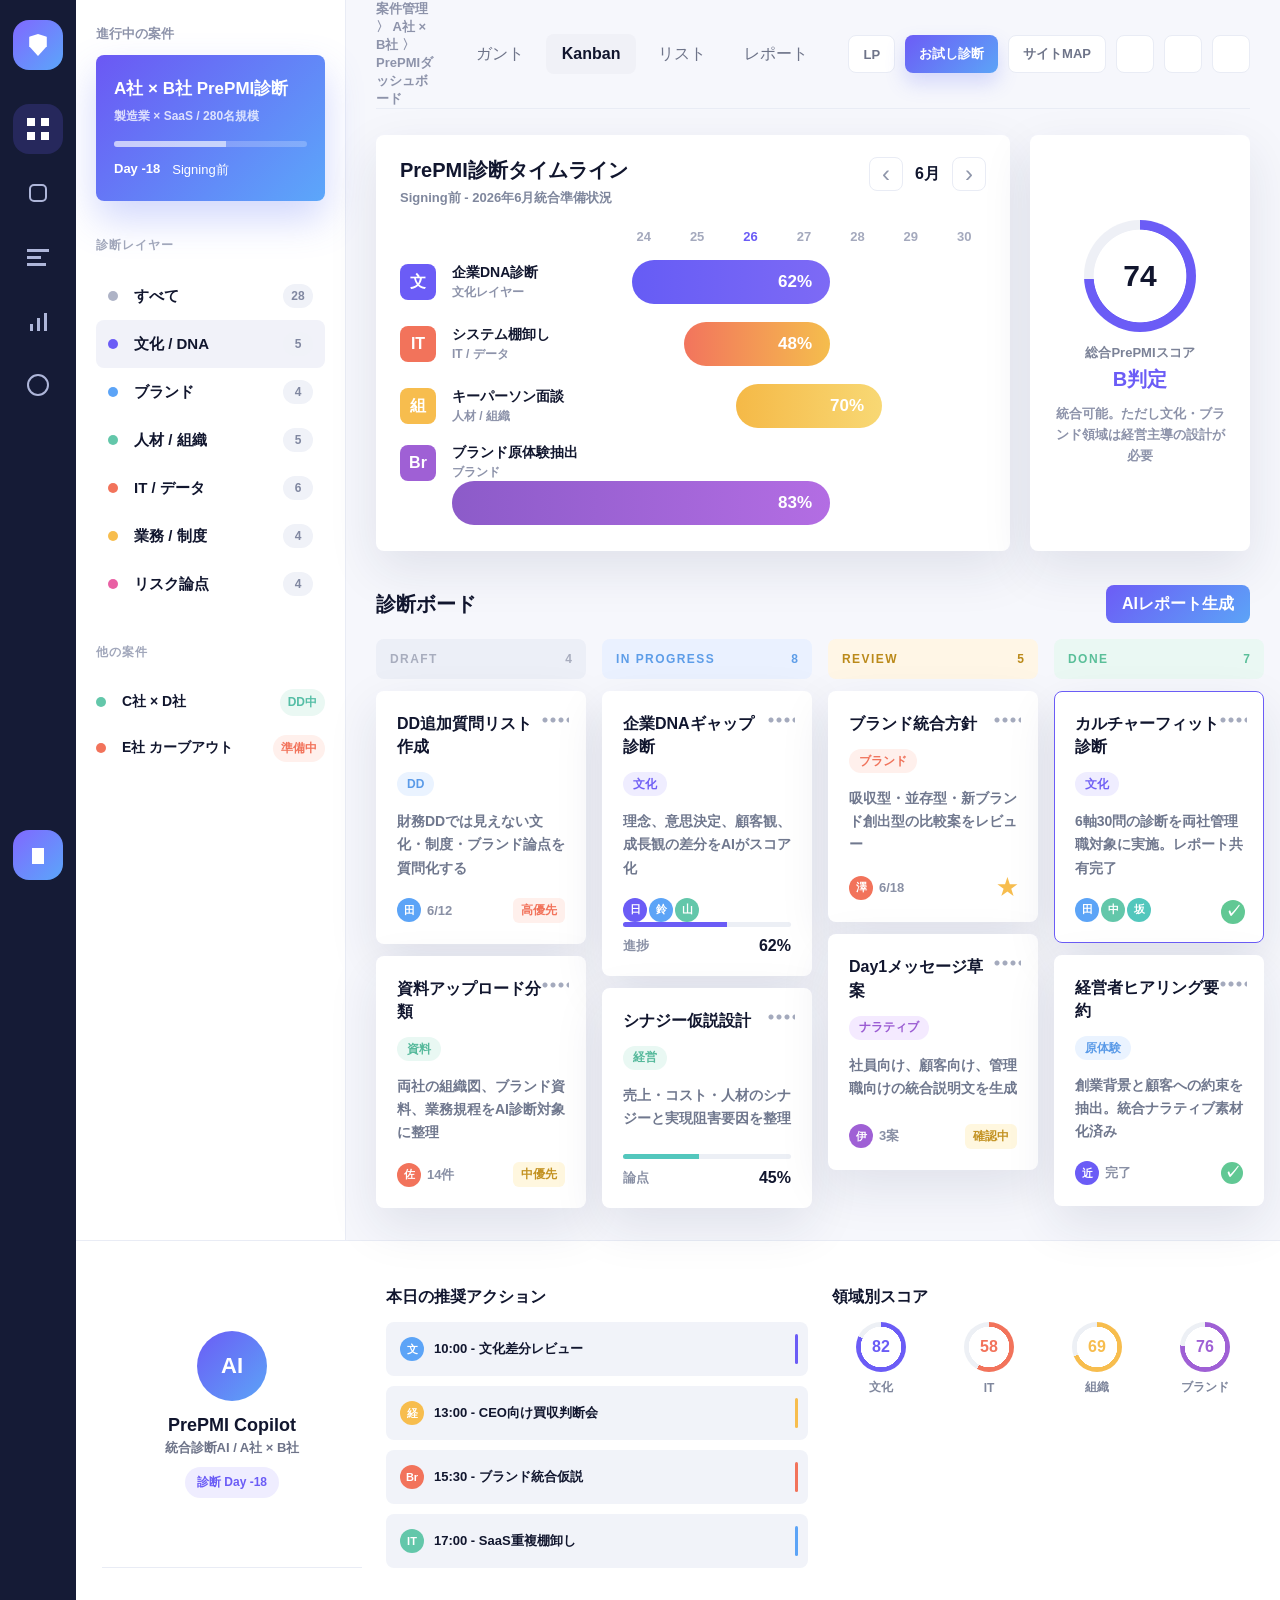
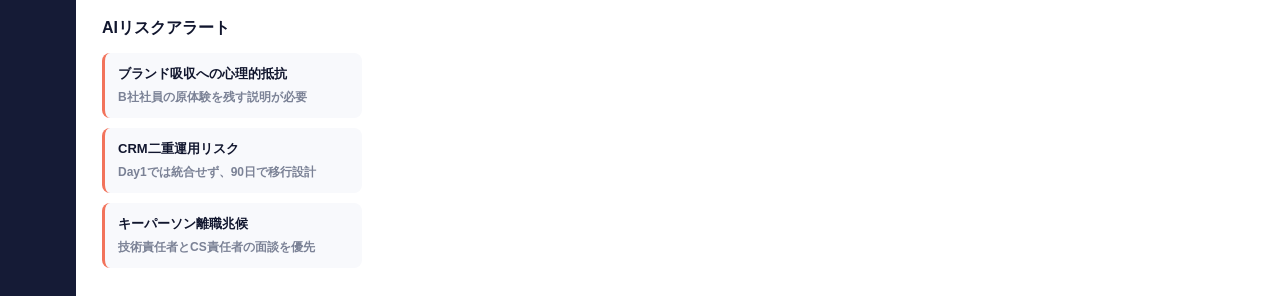
<file: index.html>
<!DOCTYPE html>
<html lang="ja">
<head>
    <meta charset="UTF-8">
    <meta name="viewport" content="width=device-width, initial-scale=1.0">
    <title>PrePMI AI Dashboard</title>
    <link rel="stylesheet" href="style.css">
</head>
<body>
    <div class="app-shell">
        <aside class="rail" aria-label="メインナビゲーション">
            <button class="rail-logo" aria-label="PrePMIホーム"><span></span></button>
            <nav class="rail-nav">
                <button class="rail-button active" aria-label="ダッシュボード"><span class="grid-icon"></span></button>
                <button class="rail-button" aria-label="診断チェック"><span class="check-icon"></span></button>
                <button class="rail-button" aria-label="ロードマップ"><span class="flow-icon"></span></button>
                <button class="rail-button" aria-label="分析"><span class="chart-icon"></span></button>
                <button class="rail-button" aria-label="設定"><span class="gear-icon"></span></button>
            </nav>
            <button class="rail-button rail-bottom" aria-label="案件一覧"><span class="building-icon"></span></button>
        </aside>
        <aside class="project-panel">
            <p class="eyebrow">進行中の案件</p>
            <section class="project-card"><h1>A社 × B社 PrePMI診断</h1><p>製造業 × SaaS / 280名規模</p><div class="thin-meter"><span style="width: 58%"></span></div><div class="project-day"><strong>Day -18</strong><span>Signing前</span></div></section>
            <section class="side-section">
                <h2>診断レイヤー</h2>
                <button class="layer-row"><span class="dot muted"></span><strong>すべて</strong><em>28</em></button>
                <button class="layer-row active"><span class="dot purple"></span><strong>文化 / DNA</strong><em>5</em></button>
                <button class="layer-row"><span class="dot blue"></span><strong>ブランド</strong><em>4</em></button>
                <button class="layer-row"><span class="dot green"></span><strong>人材 / 組織</strong><em>5</em></button>
                <button class="layer-row"><span class="dot coral"></span><strong>IT / データ</strong><em>6</em></button>
                <button class="layer-row"><span class="dot amber"></span><strong>業務 / 制度</strong><em>4</em></button>
                <button class="layer-row"><span class="dot pink"></span><strong>リスク論点</strong><em>4</em></button>
            </section>
            <section class="side-section compact"><h2>他の案件</h2><div class="mini-case"><span class="dot green"></span><strong>C社 × D社</strong><em>DD中</em></div><div class="mini-case"><span class="dot coral"></span><strong>E社 カーブアウト</strong><em class="warn">準備中</em></div></section>
        </aside>
        <main class="workspace">
            <header class="topbar"><div><p>案件管理 〉 A社 × B社 〉 <strong>PrePMIダッシュボード</strong></p></div><nav class="view-tabs" aria-label="表示切替"><button>ガント</button><button class="active">Kanban</button><button>リスト</button><button>レポート</button></nav><div class="top-actions"><a href="landing.html" class="trial-link secondary">LP</a><a href="trial.html" class="trial-link">お試し診断</a><a href="sitemap.html" class="trial-link secondary">サイトMAP</a><button aria-label="検索" class="icon-button search"></button><button aria-label="絞り込み" class="icon-button filter"></button><button aria-label="通知" class="icon-button bell"></button></div></header>
            <section class="hero-grid">
                <article class="timeline-card"><div class="card-heading"><div><h2>PrePMI診断タイムライン</h2><p>Signing前 - 2026年6月統合準備状況</p></div><div class="month-switch"><button aria-label="前月">‹</button><strong>6月</strong><button aria-label="翌月">›</button></div></div><div class="timeline"><div class="date-row"><span>24</span><span>25</span><span class="today">26</span><span>27</span><span>28</span><span>29</span><span>30</span></div><div class="timeline-row"><div class="track-label purple-label">文</div><div class="track-copy"><strong>企業DNA診断</strong><span>文化レイヤー</span></div><div class="bar purple-bar" style="grid-column: 3 / span 4;"><span>62%</span></div></div><div class="timeline-row"><div class="track-label coral-label">IT</div><div class="track-copy"><strong>システム棚卸し</strong><span>IT / データ</span></div><div class="bar coral-bar" style="grid-column: 4 / span 3;"><span>48%</span></div></div><div class="timeline-row"><div class="track-label amber-label">組</div><div class="track-copy"><strong>キーパーソン面談</strong><span>人材 / 組織</span></div><div class="bar amber-bar" style="grid-column: 5 / span 3;"><span>70%</span></div></div><div class="timeline-row"><div class="track-label violet-label">Br</div><div class="track-copy"><strong>ブランド原体験抽出</strong><span>ブランド</span></div><div class="bar violet-bar" style="grid-column: 2 / span 5;"><span>83%</span></div></div></div></article>
                <article class="score-card"><div class="score-ring"><span>74</span></div><p>総合PrePMIスコア</p><strong>B判定</strong><small>統合可能。ただし文化・ブランド領域は経営主導の設計が必要</small></article>
            </section>
            <section class="task-board"><div class="section-title"><h2>診断ボード</h2><button class="primary-action">AIレポート生成</button></div><div class="kanban">
                <section class="column"><header><span>DRAFT</span><em>4</em></header><article class="task-card"><button class="more" aria-label="詳細"></button><h3>DD追加質問リスト作成</h3><span class="pill blue-pill">DD</span><p>財務DDでは見えない文化・制度・ブランド論点を質問化する</p><div class="task-meta"><span class="avatar blue">田</span><span class="date">6/12</span><strong class="priority high">高優先</strong></div></article><article class="task-card"><button class="more" aria-label="詳細"></button><h3>資料アップロード分類</h3><span class="pill green-pill">資料</span><p>両社の組織図、ブランド資料、業務規程をAI診断対象に整理</p><div class="task-meta"><span class="avatar coral">佐</span><span class="date">14件</span><strong class="priority mid">中優先</strong></div></article></section>
                <section class="column"><header><span>IN PROGRESS</span><em>8</em></header><article class="task-card"><button class="more" aria-label="詳細"></button><h3>企業DNAギャップ診断</h3><span class="pill purple-pill">文化</span><p>理念、意思決定、顧客観、成長観の差分をAIがスコア化</p><div class="member-row"><span class="avatar purple">日</span><span class="avatar blue">鈴</span><span class="avatar green">山</span></div><div class="progress-line"><span style="width: 62%"></span></div><div class="task-foot"><span>進捗</span><strong>62%</strong></div></article><article class="task-card"><button class="more" aria-label="詳細"></button><h3>シナジー仮説設計</h3><span class="pill green-pill">経営</span><p>売上・コスト・人材のシナジーと実現阻害要因を整理</p><div class="progress-line teal"><span style="width: 45%"></span></div><div class="task-foot"><span>論点</span><strong>45%</strong></div></article></section>
                <section class="column"><header><span>REVIEW</span><em>5</em></header><article class="task-card"><button class="more" aria-label="詳細"></button><h3>ブランド統合方針</h3><span class="pill coral-pill">ブランド</span><p>吸収型・並存型・新ブランド創出型の比較案をレビュー</p><div class="task-meta"><span class="avatar coral">澤</span><span class="date">6/18</span><strong class="star">★</strong></div></article><article class="task-card"><button class="more" aria-label="詳細"></button><h3>Day1メッセージ草案</h3><span class="pill violet-pill">ナラティブ</span><p>社員向け、顧客向け、管理職向けの統合説明文を生成</p><div class="task-meta"><span class="avatar violet">伊</span><span class="date">3案</span><strong class="priority mid">確認中</strong></div></article></section>
                <section class="column"><header><span>DONE</span><em>7</em></header><article class="task-card selected"><button class="more" aria-label="詳細"></button><h3>カルチャーフィット診断</h3><span class="pill purple-pill">文化</span><p>6軸30問の診断を両社管理職対象に実施。レポート共有完了</p><div class="member-row"><span class="avatar blue">田</span><span class="avatar green">中</span><span class="avatar teal">坂</span></div><div class="done-mark">✓</div></article><article class="task-card"><button class="more" aria-label="詳細"></button><h3>経営者ヒアリング要約</h3><span class="pill blue-pill">原体験</span><p>創業背景と顧客への約束を抽出。統合ナラティブ素材化済み</p><div class="task-meta"><span class="avatar purple">近</span><span class="date">完了</span><div class="done-mark small">✓</div></div></article></section>
            </div></section>
        </main>
        <aside class="insight-panel"><div class="profile"><div class="profile-icon">AI</div><h2>PrePMI Copilot</h2><p>統合診断AI / A社 × B社</p><strong>診断 Day -18</strong></div><section class="right-block"><h3>本日の推奨アクション</h3><div class="schedule-card"><span class="avatar blue">文</span><strong>10:00 - 文化差分レビュー</strong><i class="accent purple-accent"></i></div><div class="schedule-card"><span class="avatar amber">経</span><strong>13:00 - CEO向け買収判断会</strong><i class="accent amber-accent"></i></div><div class="schedule-card"><span class="avatar coral">Br</span><strong>15:30 - ブランド統合仮説</strong><i class="accent coral-accent"></i></div><div class="schedule-card"><span class="avatar green">IT</span><strong>17:00 - SaaS重複棚卸し</strong><i class="accent blue-accent"></i></div></section><section class="right-block"><h3>領域別スコア</h3><div class="rings"><div class="mini-ring purple-ring"><span>82</span><small>文化</small></div><div class="mini-ring coral-ring"><span>58</span><small>IT</small></div><div class="mini-ring amber-ring"><span>69</span><small>組織</small></div><div class="mini-ring violet-ring"><span>76</span><small>ブランド</small></div></div></section><section class="right-block"><h3>AIリスクアラート</h3><div class="risk-list"><article><strong>ブランド吸収への心理的抵抗</strong><p>B社社員の原体験を残す説明が必要</p></article><article><strong>CRM二重運用リスク</strong><p>Day1では統合せず、90日で移行設計</p></article><article><strong>キーパーソン離職兆候</strong><p>技術責任者とCS責任者の面談を優先</p></article></div></section></aside>
    </div>
    <script src="game.js"></script>
</body>
</html>
</file>
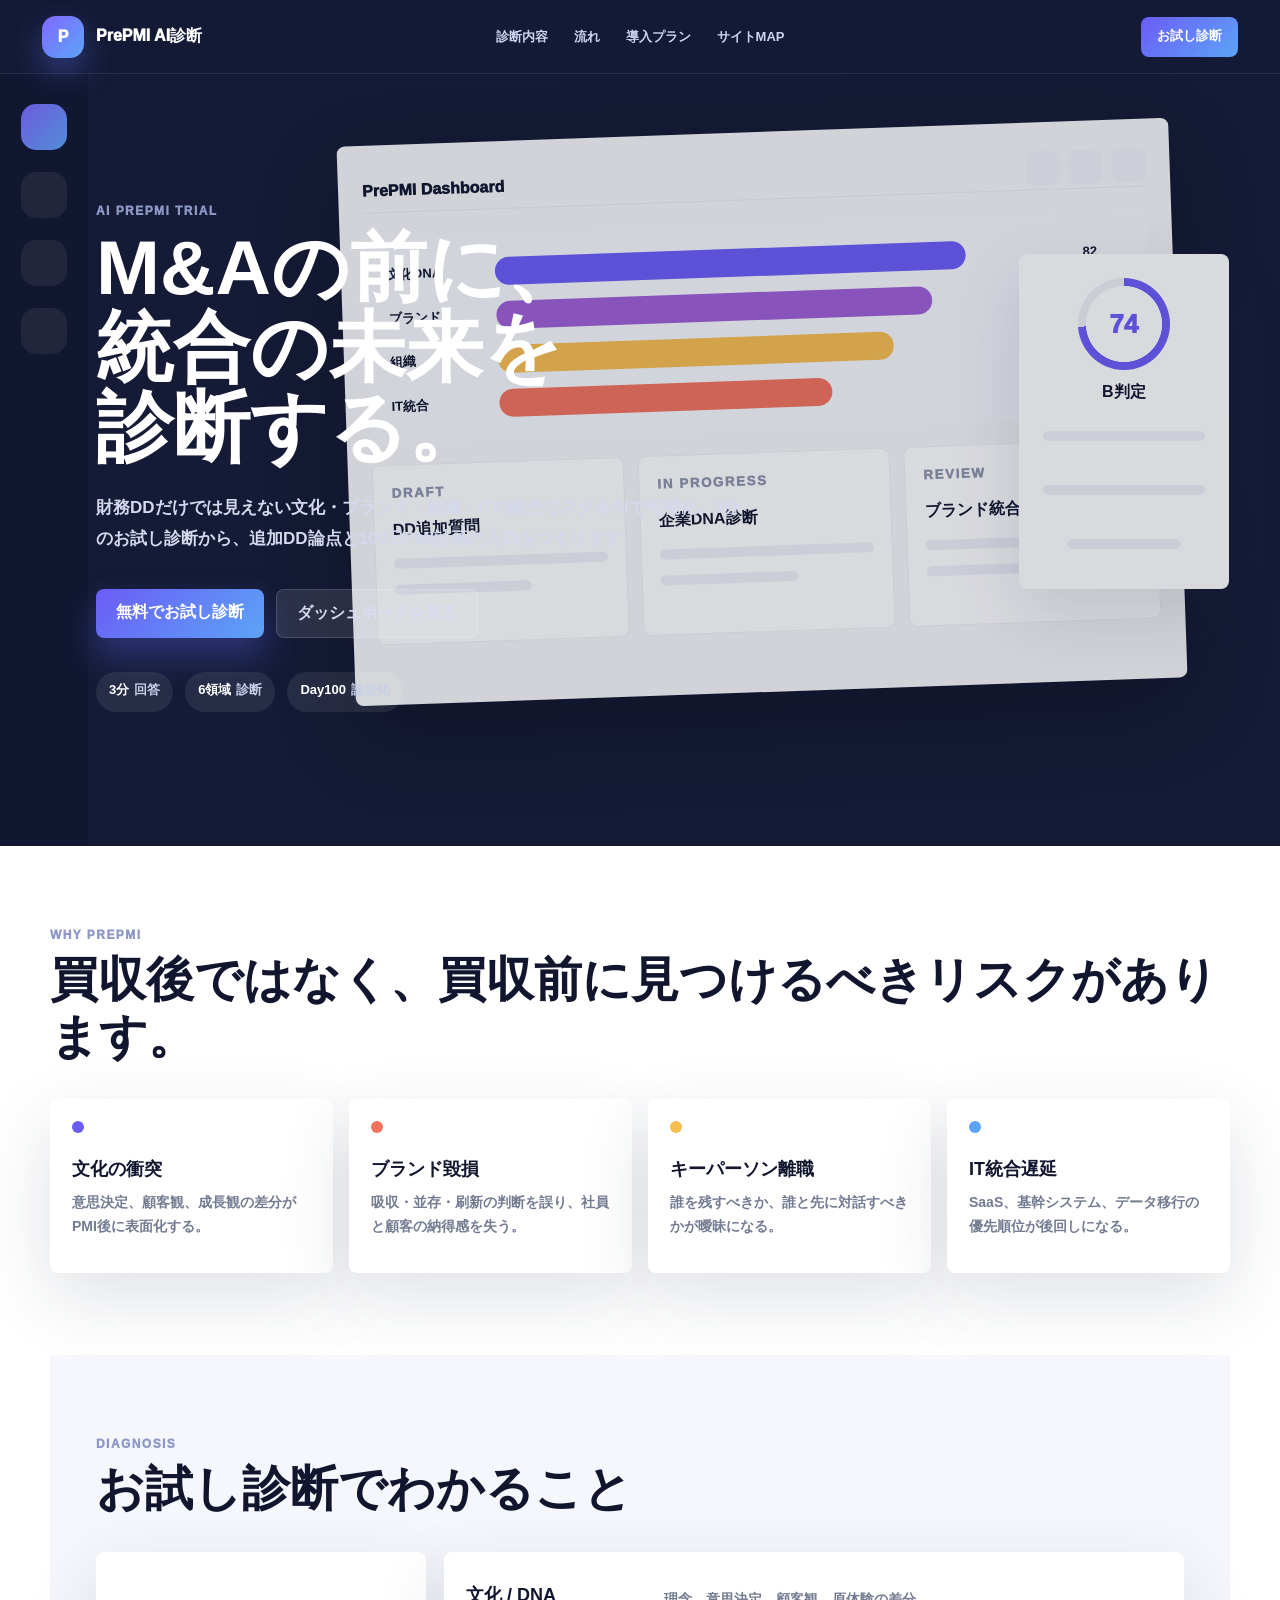
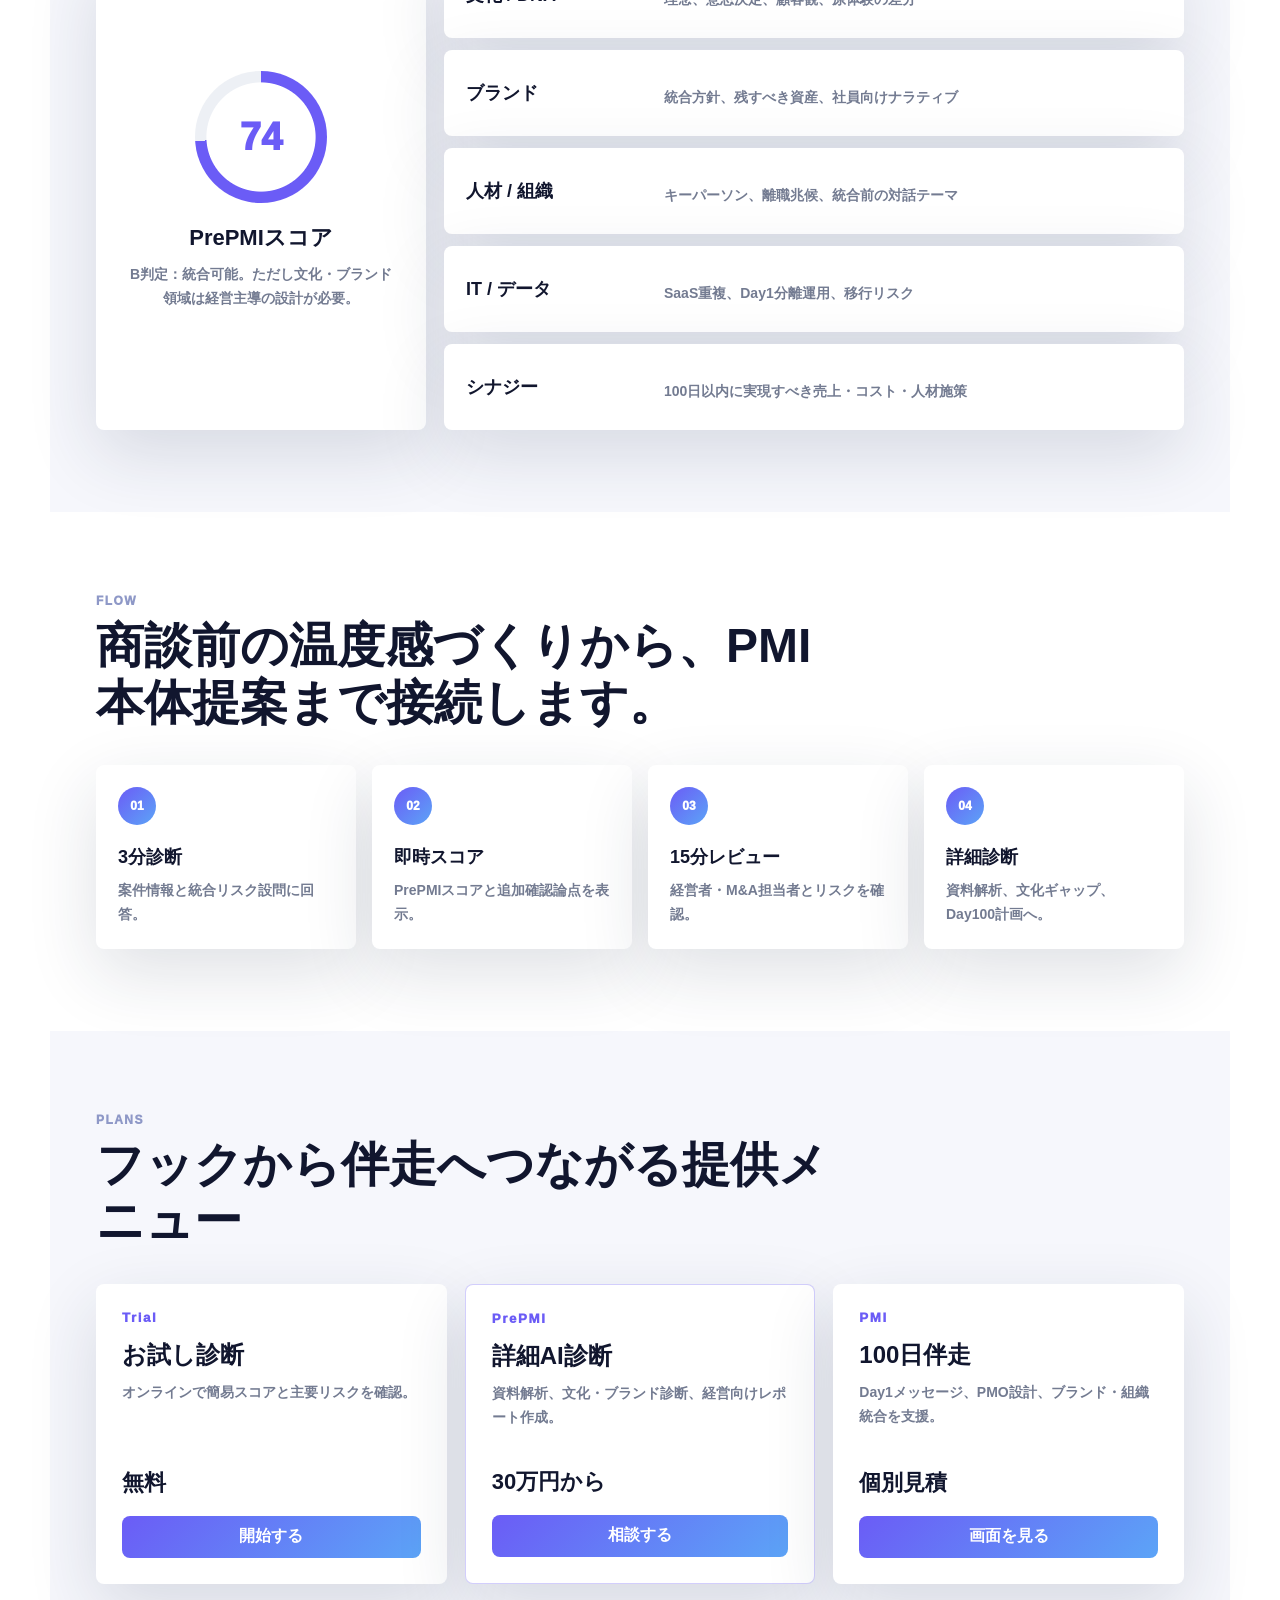
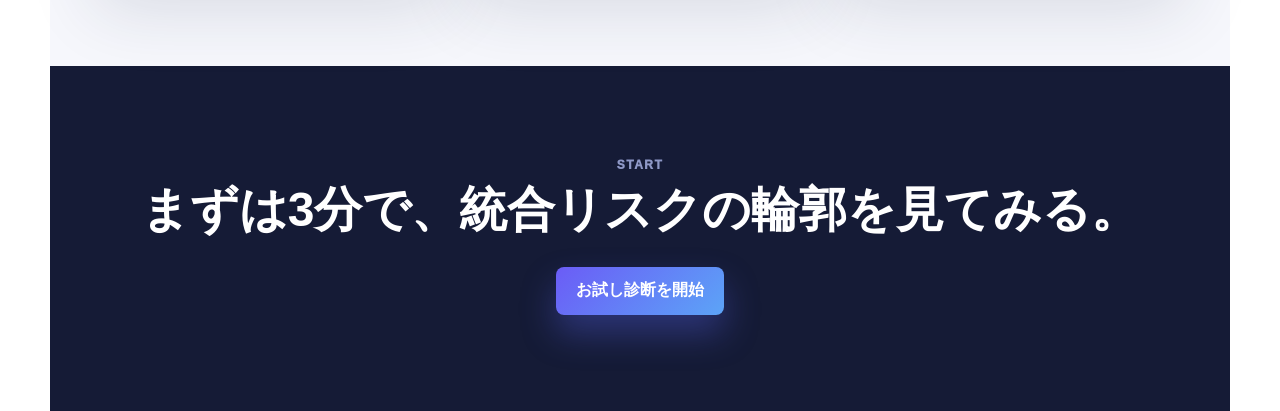
<file: landing.html>
<!DOCTYPE html>
<html lang="ja">
<head>
    <meta charset="UTF-8">
    <meta name="viewport" content="width=device-width, initial-scale=1.0">
    <title>PrePMI AI診断 | M&Aの前に統合リスクを可視化</title>
    <link rel="stylesheet" href="landing.css">
</head>
<body>
    <header class="site-header">
        <a href="landing.html" class="brand">
            <span>P</span>
            PrePMI AI診断
        </a>
        <nav>
            <a href="#diagnosis">診断内容</a>
            <a href="#flow">流れ</a>
            <a href="#plans">導入プラン</a>
            <a href="sitemap.html">サイトMAP</a>
        </nav>
        <a href="trial.html" class="header-cta">お試し診断</a>
    </header>

    <main>
        <section class="hero">
            <div class="product-backdrop" aria-hidden="true">
                <div class="mock-sidebar"><span></span><span></span><span></span><span></span></div>
                <div class="mock-board">
                    <div class="mock-top"><span>PrePMI Dashboard</span><div><i></i><i></i><i></i></div></div>
                    <div class="mock-timeline">
                        <div class="mock-row"><b>文化DNA</b><em class="bar purple"></em><strong>82</strong></div>
                        <div class="mock-row"><b>ブランド</b><em class="bar violet"></em><strong>76</strong></div>
                        <div class="mock-row"><b>組織</b><em class="bar amber"></em><strong>69</strong></div>
                        <div class="mock-row"><b>IT統合</b><em class="bar coral"></em><strong>58</strong></div>
                    </div>
                    <div class="mock-kanban">
                        <article><small>DRAFT</small><strong>DD追加質問</strong><p></p><p></p></article>
                        <article><small>IN PROGRESS</small><strong>企業DNA診断</strong><p></p><p></p></article>
                        <article><small>REVIEW</small><strong>ブランド統合方針</strong><p></p><p></p></article>
                    </div>
                </div>
                <div class="mock-insight"><div class="ring">74</div><strong>B判定</strong><p></p><p></p><p></p></div>
            </div>
            <div class="hero-content">
                <p class="eyebrow">AI PrePMI Trial</p>
                <h1>M&Aの前に、<br>統合の未来を<br>診断する。</h1>
                <p class="lead">財務DDだけでは見えない文化・ブランド・組織・ITの統合リスクをAIで可視化。3分のお試し診断から、追加DD論点と100日PMI計画の入口をつくります。</p>
                <div class="hero-actions"><a href="trial.html" class="primary-cta">無料でお試し診断</a><a href="index.html" class="secondary-cta">ダッシュボードを見る</a></div>
                <div class="hero-proof"><span><strong>3分</strong>回答</span><span><strong>6領域</strong>診断</span><span><strong>Day100</strong>論点化</span></div>
            </div>
        </section>
        <section class="problem-band"><div class="band-inner"><p class="eyebrow">Why PrePMI</p><h2>買収後ではなく、買収前に見つけるべきリスクがあります。</h2><div class="risk-grid"><article><span class="dot purple"></span><strong>文化の衝突</strong><p>意思決定、顧客観、成長観の差分がPMI後に表面化する。</p></article><article><span class="dot coral"></span><strong>ブランド毀損</strong><p>吸収・並存・刷新の判断を誤り、社員と顧客の納得感を失う。</p></article><article><span class="dot amber"></span><strong>キーパーソン離職</strong><p>誰を残すべきか、誰と先に対話すべきかが曖昧になる。</p></article><article><span class="dot blue"></span><strong>IT統合遅延</strong><p>SaaS、基幹システム、データ移行の優先順位が後回しになる。</p></article></div></div></section>
        <section class="diagnosis-section" id="diagnosis"><div class="section-heading"><p class="eyebrow">Diagnosis</p><h2>お試し診断でわかること</h2></div><div class="diagnosis-layout"><div class="score-panel"><div class="score-ring">74</div><h3>PrePMIスコア</h3><p>B判定：統合可能。ただし文化・ブランド領域は経営主導の設計が必要。</p></div><div class="diagnosis-list"><article><strong>文化 / DNA</strong><span>理念、意思決定、顧客観、原体験の差分</span></article><article><strong>ブランド</strong><span>統合方針、残すべき資産、社員向けナラティブ</span></article><article><strong>人材 / 組織</strong><span>キーパーソン、離職兆候、統合前の対話テーマ</span></article><article><strong>IT / データ</strong><span>SaaS重複、Day1分離運用、移行リスク</span></article><article><strong>シナジー</strong><span>100日以内に実現すべき売上・コスト・人材施策</span></article></div></div></section>
        <section class="flow-section" id="flow"><div class="section-heading"><p class="eyebrow">Flow</p><h2>商談前の温度感づくりから、PMI本体提案まで接続します。</h2></div><div class="flow-steps"><article><span>01</span><strong>3分診断</strong><p>案件情報と統合リスク設問に回答。</p></article><article><span>02</span><strong>即時スコア</strong><p>PrePMIスコアと追加確認論点を表示。</p></article><article><span>03</span><strong>15分レビュー</strong><p>経営者・M&A担当者とリスクを確認。</p></article><article><span>04</span><strong>詳細診断</strong><p>資料解析、文化ギャップ、Day100計画へ。</p></article></div></section>
        <section class="plans-section" id="plans"><div class="section-heading"><p class="eyebrow">Plans</p><h2>フックから伴走へつながる提供メニュー</h2></div><div class="plan-grid"><article><small>Trial</small><h3>お試し診断</h3><p>オンラインで簡易スコアと主要リスクを確認。</p><strong>無料</strong><a href="trial.html">開始する</a></article><article class="featured"><small>PrePMI</small><h3>詳細AI診断</h3><p>資料解析、文化・ブランド診断、経営向けレポート作成。</p><strong>30万円から</strong><a href="trial.html">相談する</a></article><article><small>PMI</small><h3>100日伴走</h3><p>Day1メッセージ、PMO設計、ブランド・組織統合を支援。</p><strong>個別見積</strong><a href="index.html">画面を見る</a></article></div></section>
        <section class="final-cta"><p class="eyebrow">Start</p><h2>まずは3分で、統合リスクの輪郭を見てみる。</h2><a href="trial.html" class="primary-cta">お試し診断を開始</a></section>
    </main>
    <script src="landing.js"></script>
</body>
</html>
</file>
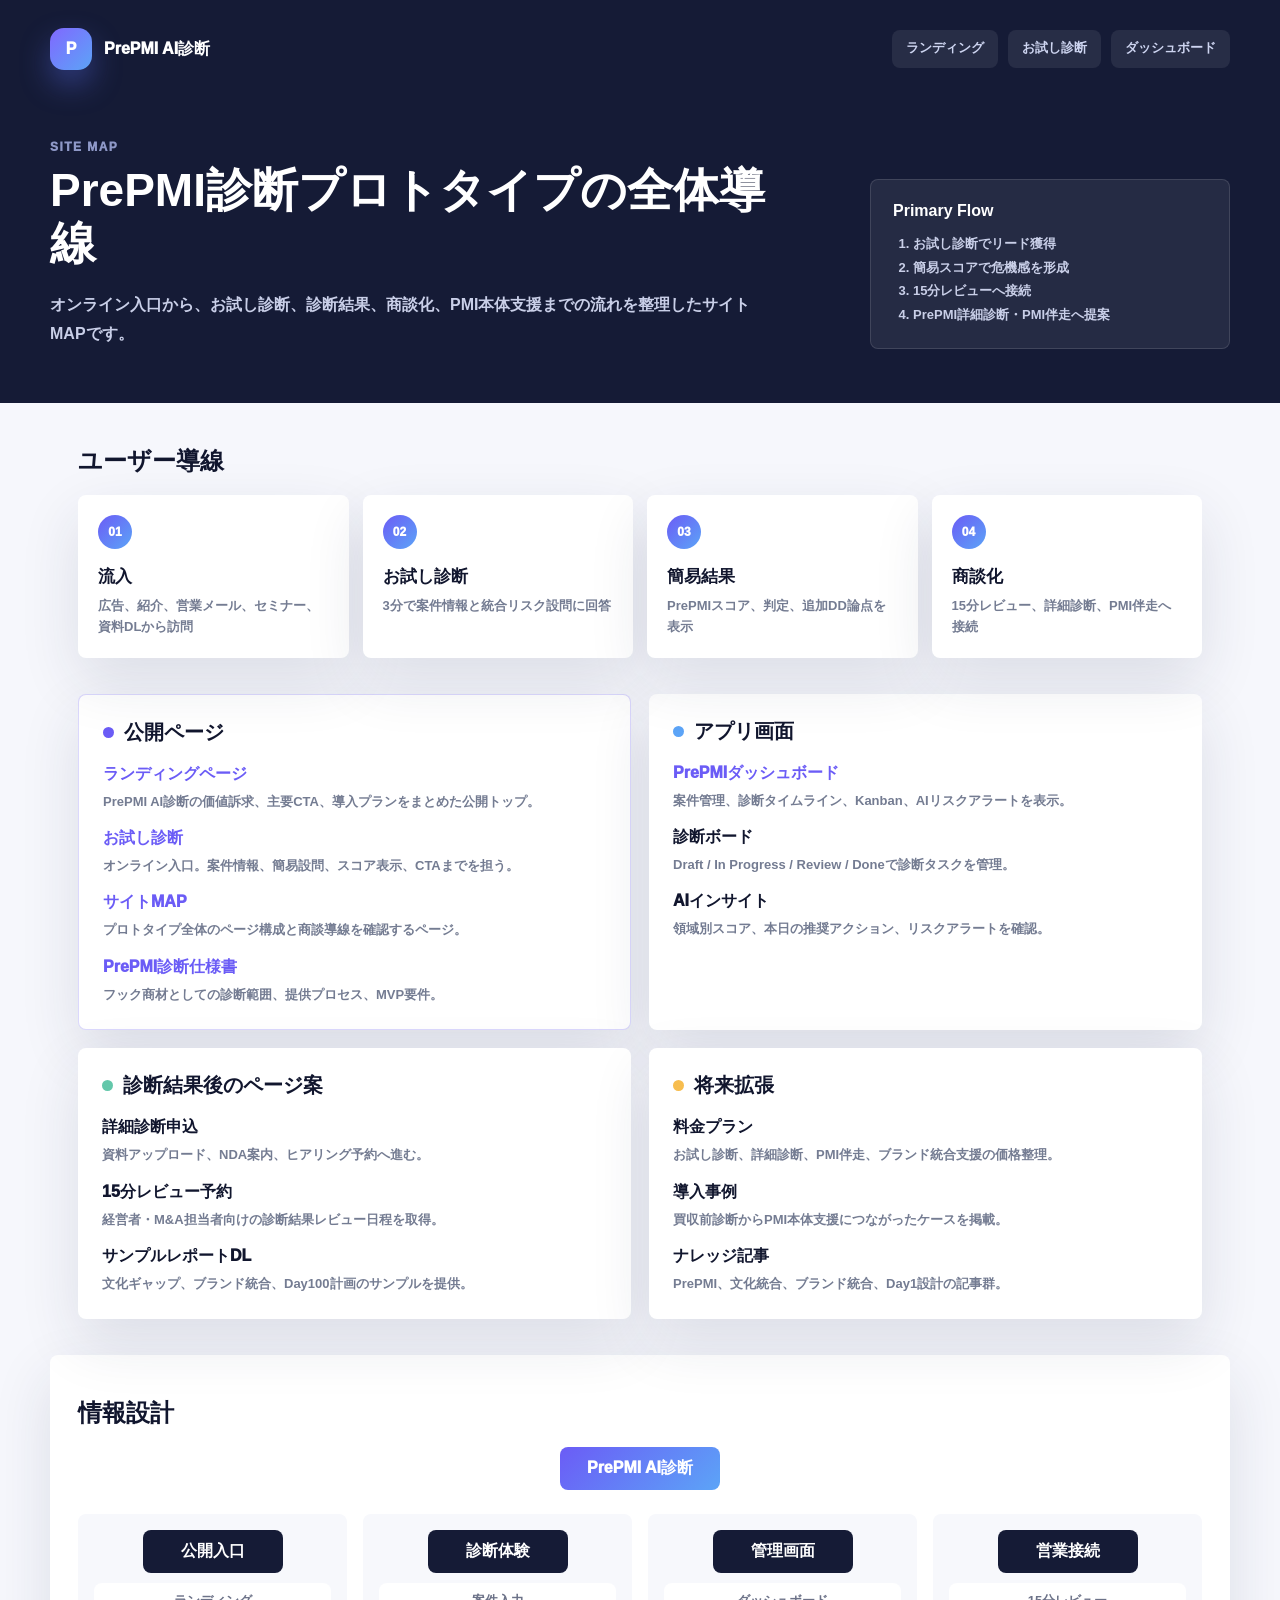
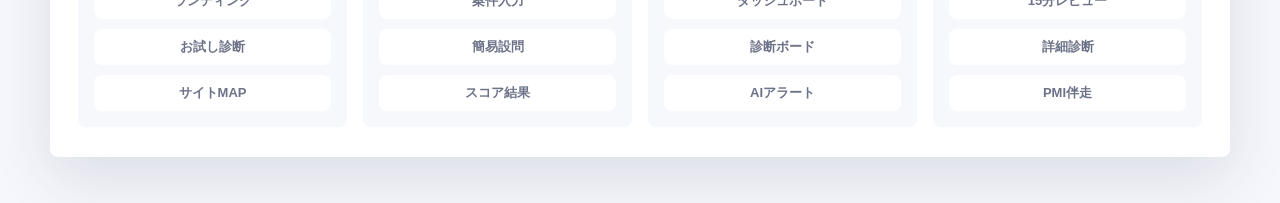
<file: sitemap.html>
<!DOCTYPE html>
<html lang="ja">
<head>
    <meta charset="UTF-8">
    <meta name="viewport" content="width=device-width, initial-scale=1.0">
    <title>サイトMAP | PrePMI AI診断</title>
    <link rel="stylesheet" href="sitemap.css">
</head>
<body>
    <main class="map-shell">
        <header class="map-hero">
            <nav class="brand-nav">
                <a href="index.html" class="brand">
                    <span>P</span>
                    PrePMI AI診断
                </a>
                <div class="nav-links">
                    <a href="landing.html">ランディング</a>
                    <a href="trial.html">お試し診断</a>
                    <a href="index.html">ダッシュボード</a>
                </div>
            </nav>

            <div class="hero-grid">
                <div>
                    <p class="eyebrow">Site Map</p>
                    <h1>PrePMI診断プロトタイプの全体導線</h1>
                    <p class="lead">
                        オンライン入口から、お試し診断、診断結果、商談化、PMI本体支援までの流れを整理したサイトMAPです。
                    </p>
                </div>
                <div class="summary-card">
                    <strong>Primary Flow</strong>
                    <ol>
                        <li>お試し診断でリード獲得</li>
                        <li>簡易スコアで危機感を形成</li>
                        <li>15分レビューへ接続</li>
                        <li>PrePMI詳細診断・PMI伴走へ提案</li>
                    </ol>
                </div>
            </div>
        </header>

        <section class="flow-section">
            <h2>ユーザー導線</h2>
            <div class="flow-line">
                <article><span>01</span><strong>流入</strong><p>広告、紹介、営業メール、セミナー、資料DLから訪問</p></article>
                <article><span>02</span><strong>お試し診断</strong><p>3分で案件情報と統合リスク設問に回答</p></article>
                <article><span>03</span><strong>簡易結果</strong><p>PrePMIスコア、判定、追加DD論点を表示</p></article>
                <article><span>04</span><strong>商談化</strong><p>15分レビュー、詳細診断、PMI伴走へ接続</p></article>
            </div>
        </section>

        <section class="map-grid">
            <article class="map-card primary">
                <div class="card-head"><span class="dot purple"></span><h2>公開ページ</h2></div>
                <ul>
                    <li><a href="landing.html">ランディングページ</a><p>PrePMI AI診断の価値訴求、主要CTA、導入プランをまとめた公開トップ。</p></li>
                    <li><a href="trial.html">お試し診断</a><p>オンライン入口。案件情報、簡易設問、スコア表示、CTAまでを担う。</p></li>
                    <li><a href="sitemap.html">サイトMAP</a><p>プロトタイプ全体のページ構成と商談導線を確認するページ。</p></li>
                    <li><a href="prepmi-diagnosis-spec.md">PrePMI診断仕様書</a><p>フック商材としての診断範囲、提供プロセス、MVP要件。</p></li>
                </ul>
            </article>

            <article class="map-card">
                <div class="card-head"><span class="dot blue"></span><h2>アプリ画面</h2></div>
                <ul>
                    <li><a href="index.html">PrePMIダッシュボード</a><p>案件管理、診断タイムライン、Kanban、AIリスクアラートを表示。</p></li>
                    <li><span>診断ボード</span><p>Draft / In Progress / Review / Doneで診断タスクを管理。</p></li>
                    <li><span>AIインサイト</span><p>領域別スコア、本日の推奨アクション、リスクアラートを確認。</p></li>
                </ul>
            </article>

            <article class="map-card">
                <div class="card-head"><span class="dot green"></span><h2>診断結果後のページ案</h2></div>
                <ul>
                    <li><span>詳細診断申込</span><p>資料アップロード、NDA案内、ヒアリング予約へ進む。</p></li>
                    <li><span>15分レビュー予約</span><p>経営者・M&A担当者向けの診断結果レビュー日程を取得。</p></li>
                    <li><span>サンプルレポートDL</span><p>文化ギャップ、ブランド統合、Day100計画のサンプルを提供。</p></li>
                </ul>
            </article>

            <article class="map-card">
                <div class="card-head"><span class="dot amber"></span><h2>将来拡張</h2></div>
                <ul>
                    <li><span>料金プラン</span><p>お試し診断、詳細診断、PMI伴走、ブランド統合支援の価格整理。</p></li>
                    <li><span>導入事例</span><p>買収前診断からPMI本体支援につながったケースを掲載。</p></li>
                    <li><span>ナレッジ記事</span><p>PrePMI、文化統合、ブランド統合、Day1設計の記事群。</p></li>
                </ul>
            </article>
        </section>

        <section class="structure-section">
            <h2>情報設計</h2>
            <div class="tree">
                <div class="tree-node root">PrePMI AI診断</div>
                <div class="tree-branches">
                    <div><div class="tree-node">公開入口</div><a href="landing.html">ランディング</a><a href="trial.html">お試し診断</a><a href="sitemap.html">サイトMAP</a></div>
                    <div><div class="tree-node">診断体験</div><span>案件入力</span><span>簡易設問</span><span>スコア結果</span></div>
                    <div><div class="tree-node">管理画面</div><a href="index.html">ダッシュボード</a><span>診断ボード</span><span>AIアラート</span></div>
                    <div><div class="tree-node">営業接続</div><span>15分レビュー</span><span>詳細診断</span><span>PMI伴走</span></div>
                </div>
            </div>
        </section>
    </main>
</body>
</html>
</file>
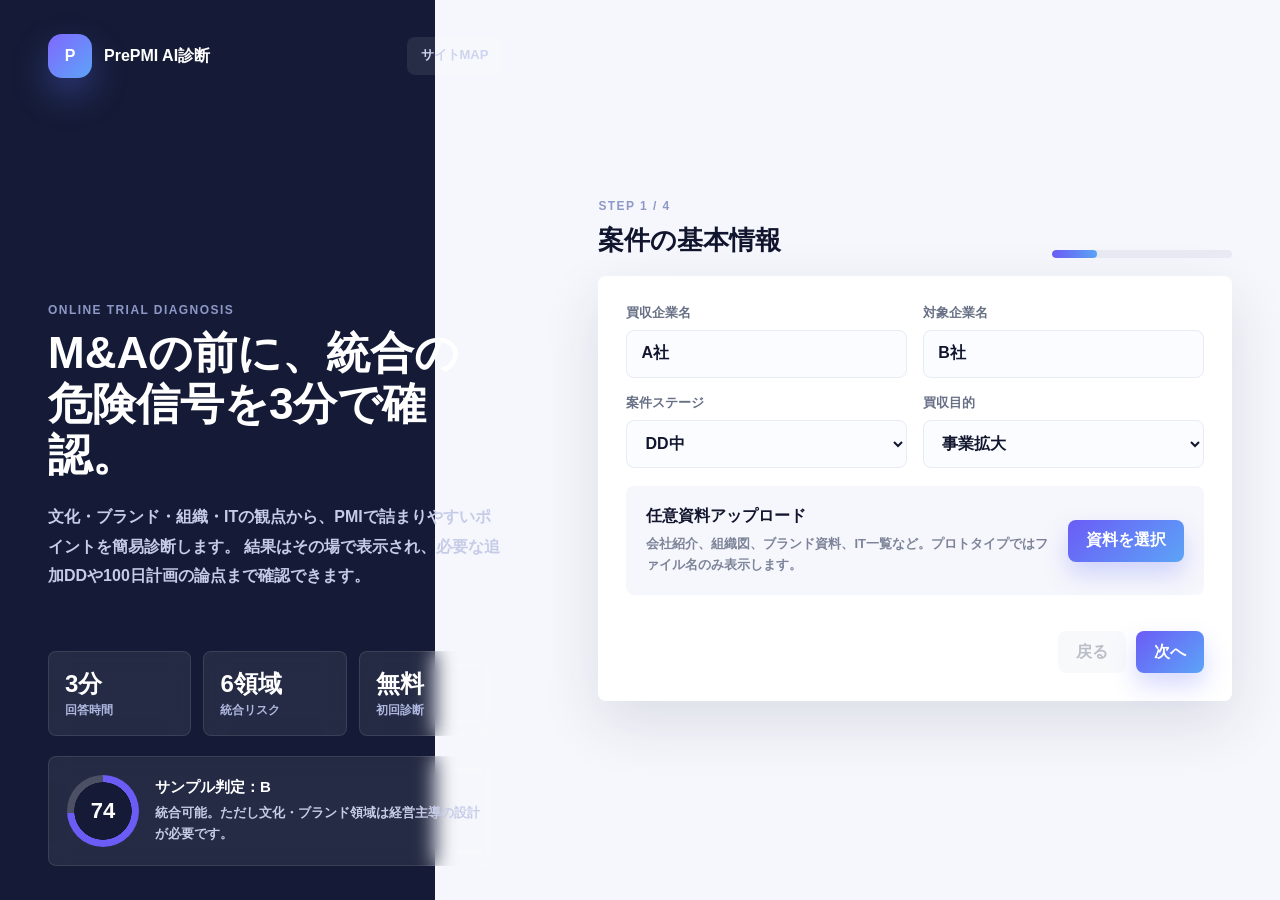
<file: trial.html>
<!DOCTYPE html>
<html lang="ja">
<head>
    <meta charset="UTF-8">
    <meta name="viewport" content="width=device-width, initial-scale=1.0">
    <title>PrePMI お試し診断</title>
    <link rel="stylesheet" href="trial.css">
</head>
<body>
    <main class="trial-shell">
        <section class="intro-panel">
            <nav class="brand-bar">
                <a href="landing.html" class="brand-home">
                    <div class="brand-mark">P</div>
                    <span>PrePMI AI診断</span>
                </a>
                <a href="sitemap.html" class="map-link">サイトMAP</a>
            </nav>

            <div class="hero-copy">
                <p class="eyebrow">Online Trial Diagnosis</p>
                <h1>M&Aの前に、統合の危険信号を3分で確認。</h1>
                <p>
                    文化・ブランド・組織・ITの観点から、PMIで詰まりやすいポイントを簡易診断します。
                    結果はその場で表示され、必要な追加DDや100日計画の論点まで確認できます。
                </p>
            </div>

            <div class="trust-row">
                <article>
                    <strong>3分</strong>
                    <span>回答時間</span>
                </article>
                <article>
                    <strong>6領域</strong>
                    <span>統合リスク</span>
                </article>
                <article>
                    <strong>無料</strong>
                    <span>初回診断</span>
                </article>
            </div>

            <div class="sample-card">
                <div class="sample-ring">
                    <span>74</span>
                </div>
                <div>
                    <strong>サンプル判定：B</strong>
                    <p>統合可能。ただし文化・ブランド領域は経営主導の設計が必要です。</p>
                </div>
            </div>
        </section>

        <section class="diagnosis-panel" aria-label="PrePMIお試し診断フォーム">
            <div class="step-header">
                <div>
                    <p class="eyebrow">Step <span id="stepNumber">1</span> / 4</p>
                    <h2 id="stepTitle">案件の基本情報</h2>
                </div>
                <div class="progress-track" aria-hidden="true">
                    <span id="progressBar"></span>
                </div>
            </div>

            <form id="trialForm">
                <section class="step active" data-step="1">
                    <div class="field-grid">
                        <label>
                            <span>買収企業名</span>
                            <input type="text" name="buyer" value="A社" placeholder="例：A社">
                        </label>
                        <label>
                            <span>対象企業名</span>
                            <input type="text" name="target" value="B社" placeholder="例：B社">
                        </label>
                        <label>
                            <span>案件ステージ</span>
                            <select name="stage">
                                <option>初期検討</option>
                                <option selected>DD中</option>
                                <option>LOI後</option>
                                <option>契約前</option>
                                <option>クロージング前</option>
                            </select>
                        </label>
                        <label>
                            <span>買収目的</span>
                            <select name="purpose">
                                <option selected>事業拡大</option>
                                <option>技術・人材獲得</option>
                                <option>新市場参入</option>
                                <option>コストシナジー</option>
                                <option>ブランド強化</option>
                            </select>
                        </label>
                    </div>

                    <div class="upload-box">
                        <div>
                            <strong>任意資料アップロード</strong>
                            <p>会社紹介、組織図、ブランド資料、IT一覧など。プロトタイプではファイル名のみ表示します。</p>
                        </div>
                        <label class="upload-button">
                            資料を選択
                            <input id="fileInput" type="file" multiple>
                        </label>
                    </div>
                    <ul class="file-list" id="fileList"></ul>
                </section>

                <section class="step" data-step="2">
                    <div class="question-stack">
                        <fieldset class="question-card" data-domain="culture">
                            <legend>両社の意思決定スピードや判断基準は近い</legend>
                            <div class="scale-row">
                                <label><input type="radio" name="cultureFit" value="25">低い</label>
                                <label><input type="radio" name="cultureFit" value="50">やや低い</label>
                                <label><input type="radio" name="cultureFit" value="75" checked>やや高い</label>
                                <label><input type="radio" name="cultureFit" value="90">高い</label>
                            </div>
                        </fieldset>

                        <fieldset class="question-card" data-domain="culture">
                            <legend>経営者の原体験や事業観を言語化できている</legend>
                            <div class="scale-row">
                                <label><input type="radio" name="originClarity" value="30">未整理</label>
                                <label><input type="radio" name="originClarity" value="55">一部あり</label>
                                <label><input type="radio" name="originClarity" value="80" checked>整理済み</label>
                                <label><input type="radio" name="originClarity" value="95">共有済み</label>
                            </div>
                        </fieldset>

                        <fieldset class="question-card" data-domain="brand">
                            <legend>ブランド統合の方針が経営陣で合意されている</legend>
                            <div class="scale-row">
                                <label><input type="radio" name="brandPolicy" value="20">未定</label>
                                <label><input type="radio" name="brandPolicy" value="45" checked>仮説あり</label>
                                <label><input type="radio" name="brandPolicy" value="75">概ね合意</label>
                                <label><input type="radio" name="brandPolicy" value="90">明確</label>
                            </div>
                        </fieldset>
                    </div>
                </section>

                <section class="step" data-step="3">
                    <div class="question-stack">
                        <fieldset class="question-card" data-domain="people">
                            <legend>統合後も残ってほしいキーパーソンを特定できている</legend>
                            <div class="scale-row">
                                <label><input type="radio" name="keyPeople" value="25">未特定</label>
                                <label><input type="radio" name="keyPeople" value="50" checked>一部特定</label>
                                <label><input type="radio" name="keyPeople" value="78">特定済み</label>
                                <label><input type="radio" name="keyPeople" value="92">面談済み</label>
                            </div>
                        </fieldset>

                        <fieldset class="question-card" data-domain="it">
                            <legend>SaaS・基幹システム・データ管理の棚卸しができている</legend>
                            <div class="scale-row">
                                <label><input type="radio" name="itInventory" value="20">未着手</label>
                                <label><input type="radio" name="itInventory" value="45" checked>一覧あり</label>
                                <label><input type="radio" name="itInventory" value="74">重複把握済み</label>
                                <label><input type="radio" name="itInventory" value="88">移行方針あり</label>
                            </div>
                        </fieldset>

                        <fieldset class="question-card" data-domain="synergy">
                            <legend>買収後100日で実現したいシナジーが定義されている</legend>
                            <div class="scale-row">
                                <label><input type="radio" name="synergy" value="25">未定</label>
                                <label><input type="radio" name="synergy" value="55">大枠あり</label>
                                <label><input type="radio" name="synergy" value="80" checked>定義済み</label>
                                <label><input type="radio" name="synergy" value="94">KPI化済み</label>
                            </div>
                        </fieldset>
                    </div>
                </section>

                <section class="step" data-step="4">
                    <div class="contact-card">
                        <h3>診断結果の送付先</h3>
                        <p>画面上で簡易結果を表示します。実運用では、この情報をCRMや商談予約に接続します。</p>
                        <div class="field-grid">
                            <label>
                                <span>お名前</span>
                                <input type="text" name="name" value="田中 マネージャー">
                            </label>
                            <label>
                                <span>メールアドレス</span>
                                <input type="email" name="email" value="tanaka@example.com">
                            </label>
                        </div>
                    </div>
                    <div class="consent-row">
                        <label>
                            <input type="checkbox" checked>
                            診断結果をもとに、追加DD論点とPMI提案の案内を受け取る
                        </label>
                    </div>
                </section>

                <div class="form-actions">
                    <button type="button" class="ghost-button" id="backButton">戻る</button>
                    <button type="button" class="primary-button" id="nextButton">次へ</button>
                </div>
            </form>

            <section class="result-panel" id="resultPanel" aria-live="polite">
                <div class="result-head">
                    <div class="result-ring" id="resultRing">
                        <span id="resultScore">--</span>
                    </div>
                    <div>
                        <p class="eyebrow">Trial Result</p>
                        <h2 id="resultTitle">診断結果</h2>
                        <p id="resultLead"></p>
                    </div>
                </div>

                <div class="score-grid">
                    <article><span>文化</span><strong id="cultureScore">--</strong></article>
                    <article><span>ブランド</span><strong id="brandScore">--</strong></article>
                    <article><span>組織</span><strong id="peopleScore">--</strong></article>
                    <article><span>IT</span><strong id="itScore">--</strong></article>
                </div>

                <div class="recommendation-box">
                    <h3>次に確認すべき論点</h3>
                    <ul id="riskList"></ul>
                </div>

                <div class="cta-box">
                    <div>
                        <strong>15分の診断レビューへ進む</strong>
                        <p>詳細版では資料解析、文化ギャップマップ、Day100計画まで作成します。</p>
                    </div>
                    <button type="button">日程を相談</button>
                </div>
            </section>
        </section>
    </main>

    <script src="trial.js"></script>
</body>
</html>
</file>
<file: style.css>
:root{--ink:#11162e;--muted:#8d93aa;--line:#e9ecf5;--soft:#f6f7fc;--rail:#151b36;--purple:#6b5cf6;--violet:#9f60d5;--blue:#5ca4f7;--green:#63c7aa;--teal:#53c7bd;--coral:#f2735b;--amber:#f7bd4e;--pink:#e960a4;--shadow:0 18px 50px rgba(31,39,74,.1)}*{box-sizing:border-box}body{margin:0;min-height:100vh;color:var(--ink);background:#f4f6fb;font-family:Inter,-apple-system,BlinkMacSystemFont,"Segoe UI",sans-serif}button{font:inherit}.app-shell{min-height:100vh;display:grid;grid-template-columns:88px 300px minmax(760px,1fr) 350px;background:linear-gradient(90deg,var(--rail) 0 88px,#fff 88px 388px,#f6f7fc 388px calc(100% - 350px),#fff calc(100% - 350px))}.rail{position:sticky;top:0;height:100vh;padding:20px 14px;background:var(--rail);display:flex;flex-direction:column;align-items:center}.rail-logo,.rail-button{width:50px;height:50px;border:0;border-radius:16px;display:grid;place-items:center;color:#aeb6d9;background:transparent;cursor:pointer}.rail-logo,.rail-bottom{background:linear-gradient(135deg,#8068ff,#5ba6fa);color:#fff}.rail-logo span{width:22px;height:22px;background:#fff;border-radius:8px;clip-path:polygon(50% 0,90% 12%,90% 56%,50% 100%,10% 56%,10% 12%)}.rail-nav{margin-top:34px;display:grid;gap:14px}.rail-button.active{background:rgba(108,92,246,.2);color:#fff}.rail-bottom{margin-top:auto}.grid-icon,.check-icon,.flow-icon,.chart-icon,.gear-icon,.building-icon{width:22px;height:22px;display:block;position:relative}.grid-icon{background:linear-gradient(currentColor 0 0) 0 0/8px 8px,linear-gradient(currentColor 0 0) 14px 0/8px 8px,linear-gradient(currentColor 0 0) 0 14px/8px 8px,linear-gradient(currentColor 0 0) 14px 14px/8px 8px;background-repeat:no-repeat}.check-icon:before{content:"";position:absolute;inset:2px;border:2px solid currentColor;border-radius:5px}.flow-icon{background:linear-gradient(currentColor 0 0) 0 3px/22px 3px,linear-gradient(currentColor 0 0) 0 10px/14px 3px,linear-gradient(currentColor 0 0) 0 17px/19px 3px;background-repeat:no-repeat}.chart-icon{background:linear-gradient(currentColor 0 0) 3px 14px/3px 7px,linear-gradient(currentColor 0 0) 10px 8px/3px 13px,linear-gradient(currentColor 0 0) 17px 3px/3px 18px;background-repeat:no-repeat}.gear-icon{border:2px solid currentColor;border-radius:50%}.building-icon{background:linear-gradient(currentColor 0 0) 5px 4px/12px 16px;background-repeat:no-repeat}.project-panel{padding:25px 20px 24px;border-right:1px solid var(--line);background:#fff}.eyebrow,.topbar p{margin:0;color:var(--muted);font-size:13px;font-weight:700}.project-card{margin-top:12px;padding:22px 18px;color:#fff;border-radius:8px;background:linear-gradient(135deg,#6b58f4,#5ca7fa);box-shadow:0 18px 38px rgba(88,111,243,.28)}.project-card h1{margin:0;font-size:17px}.project-card p{margin:8px 0 16px;color:rgba(255,255,255,.78);font-size:12px;font-weight:700}.thin-meter{height:6px;background:rgba(255,255,255,.22);border-radius:10px;overflow:hidden}.thin-meter span{display:block;height:100%;background:rgba(255,255,255,.55)}.project-day{margin-top:14px;display:flex;gap:12px;font-size:13px}.side-section{margin-top:36px}.side-section h2{margin:0 0 18px;color:#a1a7bb;font-size:12px;letter-spacing:.08em}.layer-row{width:100%;min-height:48px;border:0;border-radius:8px;padding:0 12px;background:transparent;color:var(--ink);display:grid;grid-template-columns:16px 1fr 34px;gap:10px;align-items:center;text-align:left;cursor:pointer}.layer-row.active{background:#f1f2f9}.layer-row strong{font-size:15px}.layer-row em,.mini-case em{justify-self:end;min-width:30px;padding:5px 8px;border-radius:999px;background:#f0f2f8;color:#8188a1;font-style:normal;font-weight:800;font-size:12px;text-align:center}.dot{width:10px;height:10px;border-radius:50%}.muted{background:#aeb3c6}.purple{background:var(--purple)}.blue{background:var(--blue)}.green{background:var(--green)}.coral{background:var(--coral)}.amber{background:var(--amber)}.pink{background:var(--pink)}.mini-case{min-height:46px;display:grid;grid-template-columns:16px 1fr auto;align-items:center;gap:10px}.mini-case strong{font-size:14px}.mini-case em{color:#55bea6;background:#eaf8f3}.mini-case .warn{color:var(--coral);background:#fff0ec}.workspace{min-width:0;padding:0 30px 32px}.topbar{min-height:70px;display:grid;grid-template-columns:1fr auto auto;align-items:center;gap:24px;border-bottom:1px solid var(--line)}.view-tabs{display:flex;gap:6px}.view-tabs button{height:40px;min-width:72px;padding:0 16px;border:0;border-radius:8px;color:#6e7489;background:transparent;cursor:pointer}.view-tabs .active{color:var(--ink);background:#f0f1f7;font-weight:800}.top-actions{display:flex;gap:10px}.trial-link{height:38px;display:inline-flex;align-items:center;padding:0 14px;border-radius:8px;color:#fff;background:linear-gradient(135deg,#6c5cf6,#5ca4f7);box-shadow:0 10px 20px rgba(92,104,246,.22);font-size:13px;font-weight:900;text-decoration:none;white-space:nowrap}.trial-link.secondary{color:#6e7489;background:#fff;border:1px solid var(--line);box-shadow:none}.icon-button{width:38px;height:38px;border:1px solid var(--line);border-radius:8px;background:#fff}.hero-grid{margin-top:26px;display:grid;grid-template-columns:minmax(0,1fr) 220px;gap:20px}.timeline-card,.score-card,.task-card{background:#fff;border-radius:8px;box-shadow:var(--shadow)}.timeline-card{padding:22px 24px 26px}.card-heading,.section-title{display:flex;justify-content:space-between;gap:16px;align-items:flex-start}.card-heading h2,.section-title h2{margin:0;font-size:20px}.card-heading p{margin:5px 0 0;color:#7f879d;font-size:13px;font-weight:700}.month-switch{display:flex;align-items:center;gap:12px}.month-switch button{width:34px;height:34px;border:1px solid var(--line);border-radius:8px;background:#fff;color:#8f96aa;font-size:24px}.timeline{margin-top:22px;display:grid;gap:14px}.date-row,.timeline-row{display:grid;grid-template-columns:42px 170px repeat(7,1fr);column-gap:10px;align-items:center}.date-row{padding-left:222px;grid-template-columns:repeat(7,1fr);color:#a4a9bd;font-size:13px;font-weight:800;text-align:center}.today{color:var(--purple)}.timeline-row{min-height:48px}.track-label{width:36px;height:36px;border-radius:8px;color:#fff;display:grid;place-items:center;font-weight:900}.purple-label{background:var(--purple)}.coral-label{background:var(--coral)}.amber-label{background:var(--amber)}.violet-label{background:var(--violet)}.track-copy strong{display:block;font-size:14px}.track-copy span{color:var(--muted);font-size:12px;font-weight:700}.bar{height:44px;border-radius:999px;display:flex;align-items:center;justify-content:flex-end;padding-right:18px;color:#fff;font-size:17px;font-weight:900}.purple-bar{background:linear-gradient(90deg,#665cf5,#7d6af5)}.coral-bar{background:linear-gradient(90deg,#f2745d,#f5bd4d)}.amber-bar{background:linear-gradient(90deg,#f5b947,#f8d874)}.violet-bar{background:linear-gradient(90deg,#8c5bc9,#b36de3)}.score-card{padding:24px 20px;display:flex;flex-direction:column;align-items:center;justify-content:center;text-align:center}.score-ring{width:112px;height:112px;border-radius:50%;display:grid;place-items:center;background:radial-gradient(circle at center,#fff 0 58%,transparent 59%),conic-gradient(var(--purple) 0 74%,#eef0f6 74% 100%)}.score-ring span{font-size:30px;font-weight:900}.score-card p{margin:12px 0 4px;color:#7b8297;font-weight:800;font-size:13px}.score-card strong{color:var(--purple);font-size:20px}.score-card small{margin-top:10px;color:#8d93aa;line-height:1.6;font-weight:700}.task-board{margin-top:34px}.section-title{align-items:center;margin-bottom:16px}.primary-action{height:38px;border:0;border-radius:8px;padding:0 16px;color:#fff;background:linear-gradient(135deg,#6c5cf6,#5ca4f7);font-weight:800;cursor:pointer}.kanban{display:grid;grid-template-columns:repeat(4,minmax(210px,1fr));gap:16px}.column header{height:40px;padding:0 14px;border-radius:8px;display:flex;justify-content:space-between;align-items:center;background:#eceff7;color:#a8adbe;font-size:12px;font-weight:900;letter-spacing:.12em}.column:nth-child(2) header{background:#eaf1ff;color:#5d9de8}.column:nth-child(3) header{background:#fff6e6;color:#bb8a1a}.column:nth-child(4) header{background:#eaf8f3;color:#5abf99}.column header em{font-style:normal;letter-spacing:0}.task-card{position:relative;margin-top:12px;padding:20px;min-height:190px;border:1px solid transparent}.task-card.selected{border-color:var(--purple)}.more{position:absolute;top:18px;right:16px;width:28px;height:20px;border:0;background:radial-gradient(circle,#a4aabd 2px,transparent 3px) 0 center/8px 8px repeat-x}.task-card h3{margin:0 24px 14px 0;font-size:16px;line-height:1.45}.task-card p{margin:14px 0 18px;min-height:52px;color:#70788e;font-size:14px;font-weight:650;line-height:1.65}.pill{display:inline-flex;align-items:center;min-height:24px;padding:0 10px;border-radius:999px;font-size:12px;font-weight:900}.blue-pill{color:#5b9be8;background:#eaf3ff}.green-pill{color:#55b99b;background:#e9f8f3}.purple-pill{color:#7060f5;background:#efedff}.coral-pill{color:#f0735b;background:#fff0ec}.violet-pill{color:#9a5bd2;background:#f4eaff}.task-meta,.member-row,.task-foot{display:flex;align-items:center;gap:6px}.avatar{width:24px;height:24px;border-radius:50%;display:inline-grid;place-items:center;color:#fff;font-size:11px;font-weight:900}.avatar+.avatar{margin-left:-4px}.avatar.blue{background:var(--blue)}.avatar.coral{background:var(--coral)}.avatar.purple{background:var(--purple)}.avatar.green{background:var(--green)}.avatar.amber{background:var(--amber)}.avatar.violet{background:var(--violet)}.avatar.teal{background:var(--teal)}.date,.task-foot span{color:#8990a5;font-size:13px;font-weight:800}.priority{margin-left:auto;padding:4px 8px;border-radius:6px;font-size:12px}.priority.high{color:var(--coral);background:#fff0ec}.priority.mid{color:#c39222;background:#fff7df}.star{margin-left:auto;color:var(--amber);font-size:20px}.progress-line{height:5px;border-radius:20px;background:#eceff5;overflow:hidden}.progress-line span{display:block;height:100%;background:var(--purple)}.progress-line.teal span{background:var(--teal)}.task-foot{justify-content:space-between;margin-top:10px}.done-mark{position:absolute;right:18px;bottom:18px;width:24px;height:24px;border-radius:50%;display:grid;place-items:center;background:#61c894;color:#fff;font-weight:900}.done-mark.small{position:static;width:22px;height:22px;margin-left:auto}.insight-panel{padding:20px 26px 28px;border-left:1px solid var(--line);background:#fff}.profile{min-height:188px;display:flex;flex-direction:column;align-items:center;justify-content:center;text-align:center;border-bottom:1px solid var(--line)}.profile-icon{width:70px;height:70px;border-radius:50%;display:grid;place-items:center;color:#fff;background:linear-gradient(135deg,#6b5cf6,#5ca4f7);font-size:22px;font-weight:900}.profile h2{margin:14px 0 3px;font-size:18px}.profile p{margin:0 0 10px;color:#6e7489;font-size:13px;font-weight:700}.profile strong{padding:7px 12px;border-radius:999px;color:var(--purple);background:#efedff;font-size:12px}.right-block{margin-top:26px}.right-block h3{margin:0 0 14px;font-size:16px}.schedule-card{position:relative;min-height:54px;margin-top:10px;padding:0 24px 0 14px;border-radius:8px;background:#f1f3f9;display:flex;align-items:center;gap:10px}.schedule-card strong{font-size:13px}.accent{position:absolute;right:10px;top:12px;bottom:12px;width:3px;border-radius:8px}.purple-accent{background:var(--purple)}.amber-accent{background:var(--amber)}.coral-accent{background:var(--coral)}.blue-accent{background:var(--blue)}.rings{display:grid;grid-template-columns:repeat(4,1fr);gap:10px}.mini-ring{display:grid;justify-items:center;gap:7px;color:#7f879d;font-weight:900}.mini-ring span{width:50px;height:50px;border-radius:50%;display:grid;place-items:center;background:radial-gradient(circle at center,#fff 0 57%,transparent 58%),conic-gradient(var(--ring-color) 0 var(--ring-value),#edf0f5 var(--ring-value) 100%);color:var(--ring-color)}.mini-ring small{font-size:12px}.purple-ring{--ring-color:var(--purple);--ring-value:82%}.coral-ring{--ring-color:var(--coral);--ring-value:58%}.amber-ring{--ring-color:var(--amber);--ring-value:69%}.violet-ring{--ring-color:var(--violet);--ring-value:76%}.risk-list{display:grid;gap:10px}.risk-list article{padding:12px 13px;border-radius:8px;background:#f8f9fc;border-left:3px solid var(--coral)}.risk-list strong{display:block;font-size:13px}.risk-list p{margin:5px 0 0;color:#7b8296;font-size:12px;font-weight:700;line-height:1.5}@media(max-width:1500px){.app-shell{grid-template-columns:76px 270px minmax(680px,1fr);background:linear-gradient(90deg,var(--rail) 0 76px,#fff 76px 346px,#f6f7fc 346px)}.insight-panel{grid-column:2/4;display:grid;grid-template-columns:260px 1fr 1fr;gap:24px;border-left:0;border-top:1px solid var(--line)}}@media(max-width:980px){.app-shell{display:block;background:#f6f7fc}.rail{position:fixed;z-index:20;left:0;right:0;top:auto;bottom:0;height:70px;padding:10px 14px;flex-direction:row;justify-content:center}.rail-logo,.rail-bottom{display:none}.rail-nav{margin:0;display:flex}.project-panel,.workspace,.insight-panel{padding-left:18px;padding-right:18px}.side-section{display:none}.topbar,.hero-grid,.kanban,.insight-panel{grid-template-columns:1fr}.topbar{gap:14px;padding:14px 0}.top-actions{display:none}.timeline-card{overflow-x:auto}.timeline{min-width:760px}.insight-panel{padding-bottom:92px}}@media(max-width:560px){.card-heading,.section-title{display:grid;gap:12px}.rings{grid-template-columns:repeat(2,1fr)}}
</file>
<file: landing.css>
:root {
    --ink: #11162e;
    --muted: #737b91;
    --line: #e7eaf3;
    --soft: #f6f7fc;
    --rail: #151b36;
    --purple: #6b5cf6;
    --blue: #5ca4f7;
    --green: #63c7aa;
    --amber: #f7bd4e;
    --coral: #f2735b;
    --violet: #9f60d5;
    --shadow: 0 24px 70px rgba(31, 39, 74, 0.14);
}

* {
    box-sizing: border-box;
}

body {
    margin: 0;
    color: var(--ink);
    background: #fff;
    font-family: Inter, -apple-system, BlinkMacSystemFont, "Segoe UI", sans-serif;
}

a {
    color: inherit;
}

.site-header {
    position: fixed;
    z-index: 20;
    top: 0;
    left: 0;
    right: 0;
    height: 74px;
    padding: 0 42px;
    display: grid;
    grid-template-columns: 1fr auto 1fr;
    align-items: center;
    background: rgba(21, 27, 54, 0.82);
    backdrop-filter: blur(16px);
    border-bottom: 1px solid rgba(255,255,255,0.08);
    color: #fff;
}

.brand {
    display: flex;
    align-items: center;
    gap: 12px;
    font-weight: 950;
    text-decoration: none;
}

.brand span {
    width: 42px;
    height: 42px;
    border-radius: 14px;
    display: grid;
    place-items: center;
    background: linear-gradient(135deg, #8068ff, #5ca4f7);
    box-shadow: 0 14px 30px rgba(91, 113, 246, 0.38);
}

.site-header nav {
    display: flex;
    gap: 26px;
}

.site-header nav a {
    color: #cdd4f0;
    font-size: 13px;
    font-weight: 850;
    text-decoration: none;
}

.header-cta {
    justify-self: end;
    min-height: 40px;
    padding: 10px 16px;
    border-radius: 8px;
    color: #fff;
    background: linear-gradient(135deg, var(--purple), var(--blue));
    font-size: 13px;
    font-weight: 950;
    text-decoration: none;
}

.hero {
    position: relative;
    min-height: 94vh;
    padding: 138px 46px 86px;
    color: #fff;
    background: #151b36;
    overflow: hidden;
    display: flex;
    align-items: center;
}

.product-backdrop {
    position: absolute;
    inset: 74px 0 0;
    opacity: 0.84;
}

.mock-sidebar {
    position: absolute;
    left: 0;
    top: 0;
    bottom: 0;
    width: 88px;
    background: #11172f;
    display: grid;
    align-content: start;
    justify-items: center;
    gap: 22px;
    padding-top: 30px;
}

.mock-sidebar span {
    width: 46px;
    height: 46px;
    border-radius: 15px;
    background: rgba(255,255,255,0.08);
}

.mock-sidebar span:first-child {
    background: linear-gradient(135deg, #8068ff, #5ca4f7);
}

.mock-board {
    position: absolute;
    right: 8%;
    top: 58px;
    width: min(900px, 65vw);
    min-height: 560px;
    border-radius: 8px;
    background: rgba(255,255,255,0.96);
    box-shadow: 0 30px 90px rgba(0,0,0,0.30);
    transform: rotate(-2deg);
    padding: 24px;
}

.mock-top {
    height: 44px;
    display: flex;
    justify-content: space-between;
    align-items: center;
    color: #11162e;
    border-bottom: 1px solid var(--line);
    font-weight: 950;
}

.mock-top div {
    display: flex;
    gap: 9px;
}

.mock-top i {
    width: 34px;
    height: 34px;
    border-radius: 8px;
    background: #f0f2f8;
}

.mock-timeline {
    margin-top: 26px;
    padding: 22px;
    border-radius: 8px;
    background: #f7f8fc;
    display: grid;
    gap: 16px;
}

.mock-row {
    display: grid;
    grid-template-columns: 94px 1fr 44px;
    align-items: center;
    gap: 14px;
    color: #11162e;
    font-size: 13px;
    font-weight: 900;
}

.mock-row .bar {
    height: 28px;
    border-radius: 999px;
}

.mock-row .purple { width: 82%; background: var(--purple); }
.mock-row .violet { width: 76%; background: var(--violet); }
.mock-row .amber { width: 69%; background: var(--amber); }
.mock-row .coral { width: 58%; background: var(--coral); }

.mock-kanban {
    margin-top: 22px;
    display: grid;
    grid-template-columns: repeat(3, 1fr);
    gap: 14px;
}

.mock-kanban article {
    min-height: 180px;
    border-radius: 8px;
    background: #fff;
    border: 1px solid #eef0f6;
    padding: 18px;
    color: #11162e;
}

.mock-kanban small {
    color: #8b93aa;
    font-weight: 950;
    letter-spacing: 0.12em;
}

.mock-kanban strong {
    display: block;
    margin: 18px 0;
}

.mock-kanban p {
    height: 10px;
    border-radius: 999px;
    background: #eef0f6;
}

.mock-kanban p:last-child {
    width: 64%;
}

.mock-insight {
    position: absolute;
    right: 4%;
    top: 180px;
    width: 210px;
    min-height: 300px;
    border-radius: 8px;
    background: #fff;
    box-shadow: var(--shadow);
    display: grid;
    justify-items: center;
    align-content: start;
    gap: 12px;
    padding: 24px;
    color: var(--ink);
}

.mock-insight .ring {
    width: 92px;
    height: 92px;
    border-radius: 50%;
    display: grid;
    place-items: center;
    background:
        radial-gradient(circle at center, #fff 0 58%, transparent 59%),
        conic-gradient(var(--purple) 0 74%, #edf0f5 74% 100%);
    color: var(--purple);
    font-size: 26px;
    font-weight: 950;
}

.mock-insight p {
    width: 100%;
    height: 10px;
    border-radius: 999px;
    background: #eef0f6;
}

.mock-insight p:last-child {
    width: 70%;
}

.hero-content {
    position: relative;
    z-index: 2;
    width: min(760px, 100%);
    margin-left: max(0px, calc((100vw - 1180px) / 2));
    padding-top: 18px;
}

.eyebrow {
    margin: 0 0 10px;
    color: #8e98c7;
    font-size: 12px;
    font-weight: 950;
    letter-spacing: 0.12em;
    text-transform: uppercase;
}

.hero h1 {
    margin: 0;
    font-size: clamp(44px, 6vw, 78px);
    line-height: 1.04;
    letter-spacing: 0;
    max-width: 560px;
}

.lead {
    max-width: 660px;
    margin: 24px 0 0;
    color: #d4d9ee;
    font-size: 17px;
    font-weight: 700;
    line-height: 1.85;
}

.hero-actions {
    margin-top: 34px;
    display: flex;
    flex-wrap: wrap;
    gap: 12px;
}

.primary-cta,
.secondary-cta {
    min-height: 48px;
    padding: 13px 20px;
    border-radius: 8px;
    font-weight: 950;
    text-decoration: none;
}

.primary-cta {
    color: #fff;
    background: linear-gradient(135deg, var(--purple), var(--blue));
    box-shadow: 0 18px 34px rgba(92, 104, 246, 0.34);
}

.secondary-cta {
    color: #d7dcf2;
    background: rgba(255,255,255,0.10);
    border: 1px solid rgba(255,255,255,0.14);
}

.hero-proof {
    margin-top: 34px;
    display: flex;
    flex-wrap: wrap;
    gap: 12px;
}

.hero-proof span {
    min-height: 40px;
    padding: 9px 13px;
    border-radius: 999px;
    color: #c8cfe9;
    background: rgba(255,255,255,0.08);
    font-size: 13px;
    font-weight: 850;
}

.hero-proof strong {
    color: #fff;
    margin-right: 5px;
}

.problem-band,
.diagnosis-section,
.flow-section,
.plans-section,
.final-cta {
    padding: 82px 46px;
}

.problem-band {
    background: #fff;
}

.band-inner,
.diagnosis-section,
.flow-section,
.plans-section,
.final-cta {
    width: min(1180px, 100%);
    margin: 0 auto;
}

.problem-band h2,
.section-heading h2,
.final-cta h2 {
    margin: 0;
    font-size: clamp(30px, 4vw, 48px);
    line-height: 1.18;
    letter-spacing: 0;
}

.risk-grid {
    margin-top: 34px;
    display: grid;
    grid-template-columns: repeat(4, 1fr);
    gap: 16px;
}

.risk-grid article,
.score-panel,
.diagnosis-list article,
.flow-steps article,
.plan-grid article {
    border-radius: 8px;
    background: #fff;
    box-shadow: var(--shadow);
}

.risk-grid article {
    min-height: 174px;
    padding: 22px;
}

.dot {
    display: block;
    width: 12px;
    height: 12px;
    border-radius: 50%;
    margin-bottom: 24px;
}

.dot.purple { background: var(--purple); }
.dot.coral { background: var(--coral); }
.dot.amber { background: var(--amber); }
.dot.blue { background: var(--blue); }

.risk-grid strong,
.diagnosis-list strong,
.flow-steps strong,
.plan-grid h3 {
    display: block;
    font-size: 18px;
}

.risk-grid p,
.score-panel p,
.diagnosis-list span,
.flow-steps p,
.plan-grid p {
    margin: 10px 0 0;
    color: var(--muted);
    font-size: 14px;
    font-weight: 700;
    line-height: 1.7;
}

.diagnosis-section,
.plans-section {
    background: var(--soft);
}

.section-heading {
    max-width: 760px;
}

.diagnosis-layout {
    margin-top: 34px;
    display: grid;
    grid-template-columns: 330px 1fr;
    gap: 18px;
}

.score-panel {
    padding: 30px;
    display: grid;
    align-content: center;
    justify-items: center;
    text-align: center;
}

.score-ring {
    width: 132px;
    height: 132px;
    border-radius: 50%;
    display: grid;
    place-items: center;
    background:
        radial-gradient(circle at center, #fff 0 58%, transparent 59%),
        conic-gradient(var(--purple) 0 74%, #edf0f5 74% 100%);
    color: var(--purple);
    font-size: 38px;
    font-weight: 950;
}

.score-panel h3 {
    margin: 20px 0 0;
    font-size: 22px;
}

.diagnosis-list {
    display: grid;
    gap: 12px;
}

.diagnosis-list article {
    min-height: 86px;
    padding: 20px 22px;
    display: grid;
    grid-template-columns: 180px 1fr;
    align-items: center;
    gap: 18px;
}

.flow-steps {
    margin-top: 34px;
    display: grid;
    grid-template-columns: repeat(4, 1fr);
    gap: 16px;
}

.flow-steps article {
    min-height: 180px;
    padding: 22px;
}

.flow-steps span {
    display: grid;
    place-items: center;
    width: 38px;
    height: 38px;
    border-radius: 50%;
    color: #fff;
    background: linear-gradient(135deg, var(--purple), var(--blue));
    font-size: 12px;
    font-weight: 950;
}

.flow-steps strong {
    margin-top: 20px;
}

.plan-grid {
    margin-top: 34px;
    display: grid;
    grid-template-columns: repeat(3, 1fr);
    gap: 18px;
}

.plan-grid article {
    padding: 26px;
    min-height: 300px;
    display: flex;
    flex-direction: column;
}

.plan-grid article.featured {
    border: 1px solid rgba(107, 92, 246, 0.30);
}

.plan-grid small {
    color: var(--purple);
    font-weight: 950;
    letter-spacing: 0.12em;
}

.plan-grid h3 {
    margin: 14px 0 0;
    font-size: 24px;
}

.plan-grid strong {
    margin-top: auto;
    color: var(--ink);
    font-size: 22px;
}

.plan-grid a {
    margin-top: 18px;
    min-height: 42px;
    border-radius: 8px;
    display: inline-flex;
    align-items: center;
    justify-content: center;
    color: #fff;
    background: linear-gradient(135deg, var(--purple), var(--blue));
    font-weight: 950;
    text-decoration: none;
}

.final-cta {
    padding-top: 92px;
    padding-bottom: 96px;
    color: #fff;
    background: var(--rail);
    text-align: center;
}

.final-cta .primary-cta {
    display: inline-flex;
    align-items: center;
    margin-top: 28px;
}

@media (max-width: 980px) {
    .site-header {
        padding: 0 18px;
        grid-template-columns: 1fr auto;
    }

    .site-header nav {
        display: none;
    }

    .hero {
        padding: 118px 22px 72px;
    }

    .product-backdrop {
        opacity: 0.42;
    }

    .mock-board {
        right: -220px;
        width: 780px;
    }

    .mock-insight {
        display: none;
    }

    .problem-band,
    .diagnosis-section,
    .flow-section,
    .plans-section,
    .final-cta {
        padding-left: 22px;
        padding-right: 22px;
    }

    .risk-grid,
    .flow-steps,
    .plan-grid {
        grid-template-columns: repeat(2, 1fr);
    }

    .diagnosis-layout {
        grid-template-columns: 1fr;
    }
}

@media (max-width: 640px) {
    .site-header {
        height: 66px;
    }

    .brand {
        font-size: 14px;
    }

    .brand span {
        width: 36px;
        height: 36px;
    }

    .header-cta {
        min-height: 36px;
        padding: 9px 12px;
    }

    .hero {
        min-height: 92vh;
    }

    .hero h1 {
        font-size: 40px;
    }

    .lead {
        font-size: 15px;
    }

    .risk-grid,
    .flow-steps,
    .plan-grid,
    .diagnosis-list article {
        grid-template-columns: 1fr;
    }

    .mock-sidebar {
        display: none;
    }

    .mock-board {
        right: -390px;
        top: 92px;
    }
}
</file>
<file: sitemap.css>
:root {
    --ink: #11162e;
    --muted: #747c92;
    --line: #e7eaf3;
    --soft: #f6f7fc;
    --rail: #151b36;
    --purple: #6b5cf6;
    --blue: #5ca4f7;
    --green: #63c7aa;
    --amber: #f7bd4e;
    --coral: #f2735b;
    --shadow: 0 22px 60px rgba(31, 39, 74, 0.12);
}
* { box-sizing: border-box; }
body { margin: 0; color: var(--ink); background: var(--soft); font-family: Inter, -apple-system, BlinkMacSystemFont, "Segoe UI", sans-serif; }
a { color: inherit; }
.map-shell { min-height: 100vh; }
.map-hero { padding: 28px 46px 54px; color: #fff; background: var(--rail); }
.brand-nav, .hero-grid, .flow-section, .map-grid, .structure-section { width: min(1180px, 100%); margin: 0 auto; }
.brand-nav { display: flex; justify-content: space-between; align-items: center; gap: 20px; }
.brand, .nav-links { display: flex; align-items: center; }
.brand { gap: 12px; color: #fff; font-weight: 950; text-decoration: none; }
.brand span { width: 42px; height: 42px; border-radius: 14px; display: grid; place-items: center; background: linear-gradient(135deg, #8068ff, #5ca4f7); box-shadow: 0 14px 30px rgba(91, 113, 246, 0.38); }
.nav-links { gap: 10px; }
.nav-links a { min-height: 38px; padding: 9px 14px; border-radius: 8px; color: #cdd4f0; background: rgba(255,255,255,0.08); font-size: 13px; font-weight: 900; text-decoration: none; }
.hero-grid { display: grid; grid-template-columns: minmax(0, 1fr) 360px; gap: 34px; align-items: end; padding-top: 70px; }
.eyebrow { margin: 0 0 10px; color: #8e98c7; font-size: 12px; font-weight: 950; letter-spacing: 0.12em; text-transform: uppercase; }
h1 { max-width: 760px; margin: 0; font-size: 46px; line-height: 1.15; letter-spacing: 0; }
.lead { max-width: 720px; margin: 20px 0 0; color: #c9cfe8; font-size: 16px; font-weight: 700; line-height: 1.85; }
.summary-card { padding: 22px; border-radius: 8px; border: 1px solid rgba(255,255,255,0.12); background: rgba(255,255,255,0.07); }
.summary-card strong { display: block; margin-bottom: 12px; }
.summary-card ol { margin: 0; padding-left: 20px; color: #c9cfe8; font-size: 13px; font-weight: 750; line-height: 1.8; }
.flow-section, .structure-section { padding: 42px 28px 0; }
.flow-section h2, .structure-section h2 { margin: 0 0 18px; font-size: 24px; }
.flow-line { display: grid; grid-template-columns: repeat(4, 1fr); gap: 14px; }
.flow-line article, .map-card, .structure-section { border-radius: 8px; background: #fff; box-shadow: var(--shadow); }
.flow-line article { min-height: 156px; padding: 20px; position: relative; }
.flow-line span { display: inline-grid; place-items: center; width: 34px; height: 34px; border-radius: 50%; color: #fff; background: linear-gradient(135deg, var(--purple), var(--blue)); font-size: 12px; font-weight: 950; }
.flow-line strong { display: block; margin-top: 16px; font-size: 17px; }
.flow-line p { margin: 8px 0 0; color: var(--muted); font-size: 13px; font-weight: 700; line-height: 1.6; }
.map-grid { display: grid; grid-template-columns: repeat(2, minmax(0, 1fr)); gap: 18px; padding: 36px 28px 0; }
.map-card { padding: 24px; }
.map-card.primary { border: 1px solid rgba(107, 92, 246, 0.24); }
.card-head { display: flex; align-items: center; gap: 10px; margin-bottom: 18px; }
.card-head h2 { margin: 0; font-size: 20px; }
.dot { width: 11px; height: 11px; border-radius: 50%; }
.purple { background: var(--purple); } .blue { background: var(--blue); } .green { background: var(--green); } .amber { background: var(--amber); }
.map-card ul { display: grid; gap: 16px; margin: 0; padding: 0; list-style: none; }
.map-card a, .map-card li > span { color: var(--ink); font-size: 16px; font-weight: 950; text-decoration: none; }
.map-card a { color: var(--purple); }
.map-card p { margin: 6px 0 0; color: var(--muted); font-size: 13px; font-weight: 700; line-height: 1.65; }
.structure-section { margin-top: 36px; margin-bottom: 46px; padding-bottom: 30px; }
.tree { overflow-x: auto; }
.tree-node { width: max-content; min-width: 160px; min-height: 42px; padding: 11px 16px; border-radius: 8px; color: #fff; background: linear-gradient(135deg, var(--purple), var(--blue)); font-weight: 950; text-align: center; }
.tree-node.root { margin: 0 auto 24px; }
.tree-branches { display: grid; grid-template-columns: repeat(4, minmax(170px, 1fr)); gap: 16px; min-width: 760px; }
.tree-branches > div { padding: 16px; border-radius: 8px; background: #f7f8fc; display: grid; justify-items: center; gap: 10px; }
.tree-branches .tree-node { min-width: 140px; background: #151b36; }
.tree-branches a, .tree-branches span { width: 100%; min-height: 36px; padding: 9px 10px; border-radius: 8px; color: #6c7288; background: #fff; font-size: 13px; font-weight: 850; text-align: center; text-decoration: none; }
@media (max-width: 860px) {
    .map-hero { padding: 22px 18px 38px; }
    .brand-nav, .hero-grid { display: grid; }
    .hero-grid, .flow-line, .map-grid { grid-template-columns: 1fr; }
    h1 { font-size: 34px; }
    .flow-section, .map-grid, .structure-section { padding-left: 18px; padding-right: 18px; }
}
</file>
<file: trial.css>
:root {
    --ink: #11162e;
    --muted: #7f879d;
    --line: #e8ebf4;
    --soft: #f6f7fc;
    --panel: #ffffff;
    --rail: #151b36;
    --purple: #6b5cf6;
    --blue: #5ca4f7;
    --green: #63c7aa;
    --coral: #f2735b;
    --amber: #f7bd4e;
    --violet: #9f60d5;
    --shadow: 0 22px 60px rgba(31, 39, 74, 0.12);
}

* {
    box-sizing: border-box;
}

body {
    margin: 0;
    min-height: 100vh;
    color: var(--ink);
    background:
        linear-gradient(90deg, #151b36 0 34%, #f6f7fc 34% 100%);
    font-family: Inter, -apple-system, BlinkMacSystemFont, "Segoe UI", sans-serif;
}

button,
input,
select {
    font: inherit;
}

.trial-shell {
    min-height: 100vh;
    display: grid;
    grid-template-columns: minmax(360px, 0.86fr) minmax(620px, 1.14fr);
}

.intro-panel {
    min-height: 100vh;
    padding: 34px 48px;
    color: #fff;
    display: flex;
    flex-direction: column;
}

.brand-bar {
    display: flex;
    align-items: center;
    justify-content: space-between;
    gap: 12px;
    font-weight: 900;
}

.brand-home {
    display: flex;
    align-items: center;
    gap: 12px;
    color: #fff;
    text-decoration: none;
}

.map-link {
    min-height: 38px;
    padding: 9px 14px;
    border-radius: 8px;
    color: #cdd4f0;
    background: rgba(255,255,255,0.08);
    font-size: 13px;
    font-weight: 900;
    text-decoration: none;
}

.brand-mark {
    width: 44px;
    height: 44px;
    border-radius: 14px;
    display: grid;
    place-items: center;
    background: linear-gradient(135deg, #8068ff, #5ca4f7);
    box-shadow: 0 16px 34px rgba(91, 113, 246, 0.35);
}

.hero-copy {
    margin-top: auto;
    padding: 60px 0;
}

.eyebrow {
    margin: 0 0 10px;
    color: #8e98c7;
    font-size: 12px;
    font-weight: 900;
    letter-spacing: 0.12em;
    text-transform: uppercase;
}

.hero-copy h1 {
    margin: 0;
    max-width: 560px;
    font-size: 44px;
    line-height: 1.16;
    letter-spacing: 0;
}

.hero-copy p:not(.eyebrow) {
    max-width: 560px;
    margin: 22px 0 0;
    color: #c6cce7;
    font-size: 16px;
    font-weight: 650;
    line-height: 1.85;
}

.trust-row {
    display: grid;
    grid-template-columns: repeat(3, 1fr);
    gap: 12px;
    margin-bottom: 20px;
}

.trust-row article,
.sample-card {
    border: 1px solid rgba(255,255,255,0.10);
    border-radius: 8px;
    background: rgba(255,255,255,0.07);
    backdrop-filter: blur(10px);
}

.trust-row article {
    padding: 16px;
}

.trust-row strong {
    display: block;
    font-size: 24px;
}

.trust-row span {
    color: #aeb7df;
    font-size: 12px;
    font-weight: 800;
}

.sample-card {
    display: flex;
    gap: 16px;
    align-items: center;
    padding: 18px;
}

.sample-ring {
    flex: 0 0 auto;
    width: 72px;
    height: 72px;
    border-radius: 50%;
    display: grid;
    place-items: center;
    background:
        radial-gradient(circle at center, #151b36 0 56%, transparent 57%),
        conic-gradient(var(--purple) 0 74%, rgba(255,255,255,0.18) 74% 100%);
}

.sample-ring span {
    font-size: 22px;
    font-weight: 900;
}

.sample-card strong {
    display: block;
    font-size: 15px;
}

.sample-card p {
    margin: 6px 0 0;
    color: #c6cce7;
    font-size: 13px;
    font-weight: 650;
    line-height: 1.6;
}

.diagnosis-panel {
    min-height: 100vh;
    padding: 34px 48px;
    display: flex;
    flex-direction: column;
    justify-content: center;
}

.step-header,
.result-panel {
    width: min(820px, 100%);
}

.step-header {
    margin: 0 auto 18px;
    display: grid;
    grid-template-columns: 1fr 180px;
    gap: 18px;
    align-items: end;
}

.step-header h2 {
    margin: 0;
    font-size: 26px;
}

.progress-track {
    height: 8px;
    border-radius: 999px;
    background: #e8ebf4;
    overflow: hidden;
}

.progress-track span {
    display: block;
    width: 25%;
    height: 100%;
    border-radius: inherit;
    background: linear-gradient(90deg, var(--purple), var(--blue));
    transition: width 0.25s ease;
}

form,
.result-panel {
    width: min(820px, 100%);
    margin: 0 auto;
    border-radius: 8px;
    background: var(--panel);
    box-shadow: var(--shadow);
}

form {
    padding: 28px;
}

.step {
    display: none;
}

.step.active {
    display: block;
}

.field-grid {
    display: grid;
    grid-template-columns: repeat(2, minmax(0, 1fr));
    gap: 16px;
}

label span {
    display: block;
    margin-bottom: 8px;
    color: #687086;
    font-size: 13px;
    font-weight: 900;
}

input[type="text"],
input[type="email"],
select {
    width: 100%;
    height: 48px;
    border: 1px solid var(--line);
    border-radius: 8px;
    padding: 0 14px;
    color: var(--ink);
    background: #fbfcff;
    outline: none;
    font-weight: 750;
}

input:focus,
select:focus {
    border-color: var(--purple);
    box-shadow: 0 0 0 3px rgba(107, 92, 246, 0.12);
}

.upload-box,
.contact-card,
.cta-box {
    margin-top: 18px;
    border-radius: 8px;
    background: #f6f7fc;
}

.upload-box {
    min-height: 106px;
    padding: 20px;
    display: flex;
    gap: 18px;
    align-items: center;
    justify-content: space-between;
}

.upload-box strong,
.contact-card h3,
.recommendation-box h3,
.cta-box strong {
    display: block;
    margin: 0;
    font-size: 16px;
}

.upload-box p,
.contact-card p,
.cta-box p {
    margin: 7px 0 0;
    color: #7d8499;
    font-size: 13px;
    font-weight: 700;
    line-height: 1.6;
}

.upload-button,
.primary-button,
.ghost-button,
.cta-box button {
    height: 42px;
    border: 0;
    border-radius: 8px;
    padding: 0 18px;
    font-weight: 900;
    cursor: pointer;
}

.upload-button,
.primary-button,
.cta-box button {
    color: #fff;
    background: linear-gradient(135deg, var(--purple), var(--blue));
    box-shadow: 0 12px 24px rgba(92, 104, 246, 0.25);
}

.upload-button {
    display: inline-flex;
    align-items: center;
    white-space: nowrap;
}

.upload-button input {
    display: none;
}

.file-list {
    display: flex;
    flex-wrap: wrap;
    gap: 8px;
    margin: 12px 0 0;
    padding: 0;
    list-style: none;
}

.file-list li {
    padding: 7px 10px;
    border-radius: 999px;
    color: #5a63de;
    background: #efedff;
    font-size: 12px;
    font-weight: 900;
}

.question-stack {
    display: grid;
    gap: 14px;
}

.question-card {
    margin: 0;
    padding: 18px;
    border: 1px solid var(--line);
    border-radius: 8px;
    background: #fff;
}

.question-card legend {
    padding: 0 6px;
    color: var(--ink);
    font-size: 15px;
    font-weight: 900;
    line-height: 1.5;
}

.scale-row {
    display: grid;
    grid-template-columns: repeat(4, 1fr);
    gap: 10px;
    margin-top: 14px;
}

.scale-row label {
    min-height: 42px;
    border: 1px solid var(--line);
    border-radius: 8px;
    display: flex;
    align-items: center;
    justify-content: center;
    gap: 7px;
    color: #687086;
    background: #fbfcff;
    font-size: 13px;
    font-weight: 850;
}

.scale-row label:has(input:checked) {
    color: var(--purple);
    border-color: rgba(107, 92, 246, 0.35);
    background: #efedff;
}

.scale-row input {
    accent-color: var(--purple);
}

.contact-card {
    margin-top: 0;
    padding: 22px;
}

.contact-card .field-grid {
    margin-top: 16px;
}

.consent-row {
    margin-top: 16px;
    color: #687086;
    font-size: 13px;
    font-weight: 800;
}

.consent-row label {
    display: flex;
    align-items: center;
    gap: 8px;
}

.consent-row input {
    accent-color: var(--purple);
}

.form-actions {
    margin-top: 24px;
    display: flex;
    justify-content: flex-end;
    gap: 10px;
}

.ghost-button {
    color: #687086;
    background: #f0f2f8;
}

.ghost-button:disabled {
    opacity: 0.45;
    cursor: default;
}

.result-panel {
    display: none;
    padding: 28px;
}

.result-panel.show {
    display: block;
}

.result-head {
    display: grid;
    grid-template-columns: 116px 1fr;
    gap: 20px;
    align-items: center;
}

.result-ring {
    width: 108px;
    height: 108px;
    border-radius: 50%;
    display: grid;
    place-items: center;
    background:
        radial-gradient(circle at center, #fff 0 57%, transparent 58%),
        conic-gradient(var(--purple) 0 70%, #edf0f5 70% 100%);
}

.result-ring span {
    font-size: 31px;
    font-weight: 950;
}

.result-head h2 {
    margin: 0;
    font-size: 26px;
}

.result-head p:not(.eyebrow) {
    margin: 8px 0 0;
    color: #687086;
    font-weight: 750;
    line-height: 1.7;
}

.score-grid {
    margin-top: 22px;
    display: grid;
    grid-template-columns: repeat(4, 1fr);
    gap: 12px;
}

.score-grid article {
    min-height: 86px;
    padding: 16px;
    border-radius: 8px;
    background: #f6f7fc;
}

.score-grid span {
    color: #7d8499;
    font-size: 12px;
    font-weight: 900;
}

.score-grid strong {
    display: block;
    margin-top: 8px;
    color: var(--purple);
    font-size: 28px;
}

.recommendation-box {
    margin-top: 18px;
    padding: 20px;
    border-radius: 8px;
    background: #fff7f3;
}

.recommendation-box ul {
    display: grid;
    gap: 10px;
    margin: 14px 0 0;
    padding: 0;
    list-style: none;
}

.recommendation-box li {
    padding-left: 16px;
    color: #6e7488;
    font-size: 14px;
    font-weight: 750;
    line-height: 1.6;
    position: relative;
}

.recommendation-box li::before {
    content: "";
    position: absolute;
    left: 0;
    top: 10px;
    width: 7px;
    height: 7px;
    border-radius: 50%;
    background: var(--coral);
}

.cta-box {
    padding: 18px;
    display: flex;
    gap: 18px;
    align-items: center;
    justify-content: space-between;
}

@media (max-width: 1020px) {
    body {
        background: #f6f7fc;
    }

    .trial-shell {
        display: block;
    }

    .intro-panel {
        min-height: auto;
        padding: 28px 22px;
        background: var(--rail);
    }

    .hero-copy {
        padding: 42px 0 28px;
    }

    .hero-copy h1 {
        font-size: 34px;
    }

    .diagnosis-panel {
        min-height: auto;
        padding: 26px 18px 34px;
    }
}

@media (max-width: 680px) {
    .trust-row,
    .field-grid,
    .scale-row,
    .score-grid,
    .step-header,
    .result-head {
        grid-template-columns: 1fr;
    }

    .upload-box,
    .cta-box {
        display: grid;
    }

    .hero-copy h1 {
        font-size: 30px;
    }

    form,
    .result-panel {
        padding: 20px;
    }
}
</file>
